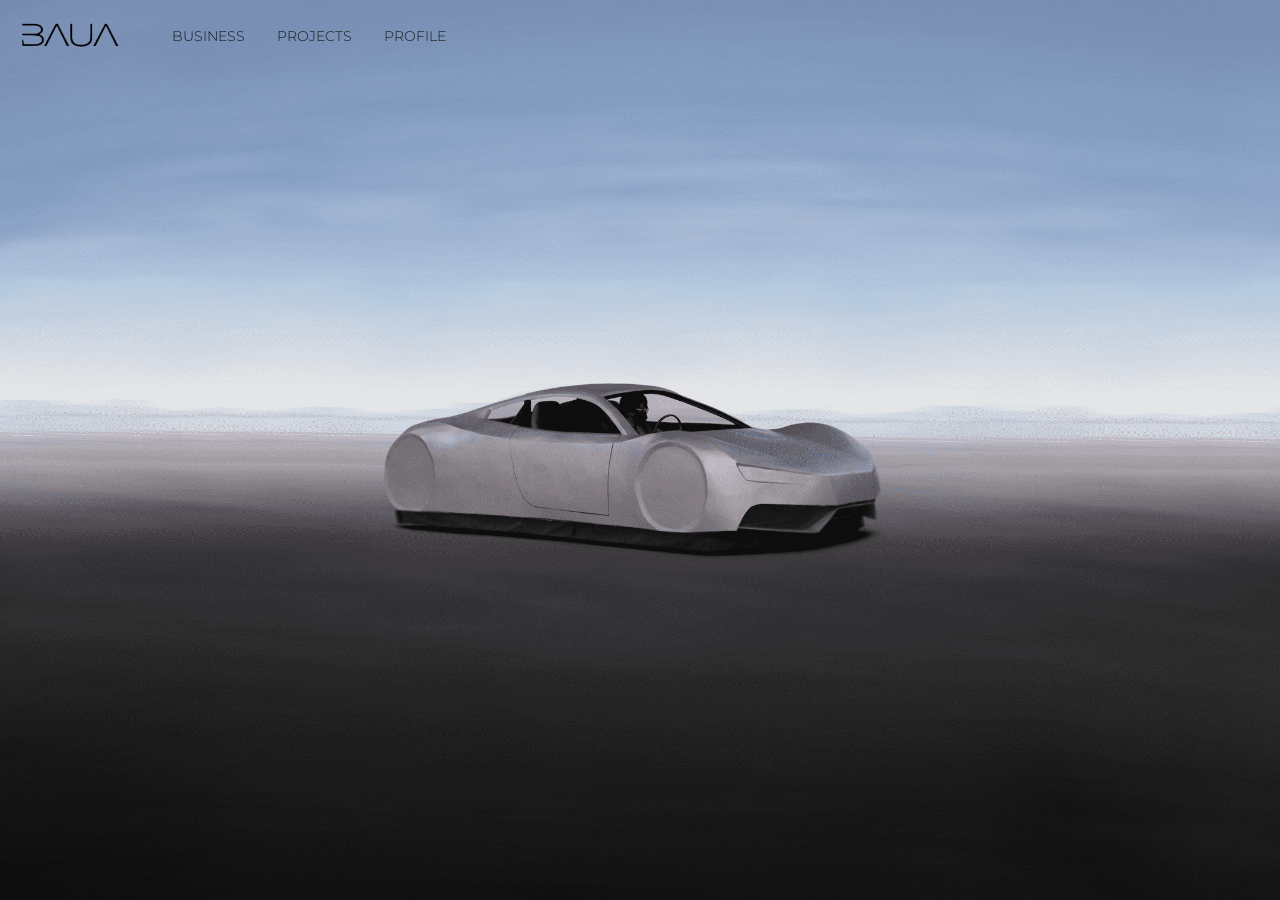
<file: index.html>
<!DOCTYPE html>
<html lang="en">
<head>
    <meta charset="UTF-8">
    <meta http-equiv="X-UA-Compatible" content="IE=edge">
    <meta name="viewport" content="width=device-width, initial-scale=1.0">
    <title>Portfolio | Bernardo Urriza</title>
    <link rel="apple-touch-icon" sizes="180x180" href="./icons/apple-touch-icon.png">
    <link rel="icon" type="image/png" sizes="32x32" href="./icons/favicon-32x32.png">
    <link rel="icon" type="image/png" sizes="16x16" href="./icons/favicon-16x16.png">
    <link rel="preconnect" href="https://fonts.googleapis.com">
    <link rel="preconnect" href="https://fonts.gstatic.com" crossorigin>
    <link href="https://fonts.googleapis.com/css2?family=Montserrat:wght@300;400;500;700&display=swap" rel="stylesheet">
    <link rel="manifest" href="/site.webmanifest">
    <link rel="stylesheet" href="./index.css">
</head>
<body>
    <header>
        <nav class="main-navigation transparent main-navigation--absolute">
            <div class="navigation-logo">
                <a href="/" class="anchor-no-decoration">
                    <img src="./icons/baua_logo.png" alt="BAUA" width="100" />
                </a>
            </div>
<!-- Business, Projects, Jobs, Hobbies, Profile-->
<!-- Add research and social nets-->

            <ul class="flex navigation-list-h">
                <li>
                    <a href="/business" class="anchor-no-decoration main-navigation-link">
                        <span>Business</span>
                    </a>
                </li>
                <li>
                    <a href="/projects" class="anchor-no-decoration main-navigation-link">
                        <span>Projects</span>
                    </a>
                </li>
                <li>
                    <a href="/profile" class="anchor-no-decoration main-navigation-link">
                        <span>Profile</span>
                    </a>
                </li>
            </ul>
            <button type="button" class="navigation-menu-link">
                <span class="tds-site-nav-item-text">Menú</span>
            </button>
        </nav>
    </header>
    <dialog class="side-menu">
        <div class="side-menu-actions">
            <button class="side-menu--close">
                <svg class="side-menu--close-icon" viewBox="0 0 30 30" xmlns="http://www.w3.org/2000/svg"><g stroke="#171a20" stroke-width="1.5" stroke-linecap="round"><line x1="10" y1="10" x2="20" y2="20"></line><line x1="20" y1="10" x2="10" y2="20"></line></g></svg>
            </button>
        </div>
        <ul class="side-menu-links">
            <li class="side-menu-link-nav">
                <a href="/business" class="anchor-no-decoration">
                    <span>Business</span>
                </a>
            </li>
            <li class="side-menu-link-nav">
                <a href="/projects" class="anchor-no-decoration">
                    <span>Projects</span>
                </a>
            </li>
            <li class="side-menu-link-nav">
                <a href="/profile" class="anchor-no-decoration">
                    <span>Profile</span>
                </a>
            </li>
        </ul>
    </dialog>
    <section class="header-banner">
        <picture>
            <source srcset="./images/marki600x1300.png"
                    media="(max-width: 767px)">
            <source srcset="./images/marki600x1300.png"
                    media="(min-width: 768px) and (orientation:portrait)">
            <source srcset="./images/marki2158x1798.png"
                    media="(min-width: 768px)">
            <img src="./images/marki2158x1798.png" alt="Mark I" />
        </picture>
    </section>
    <script src="./index.js"></script>
</body>
</html>
</file>
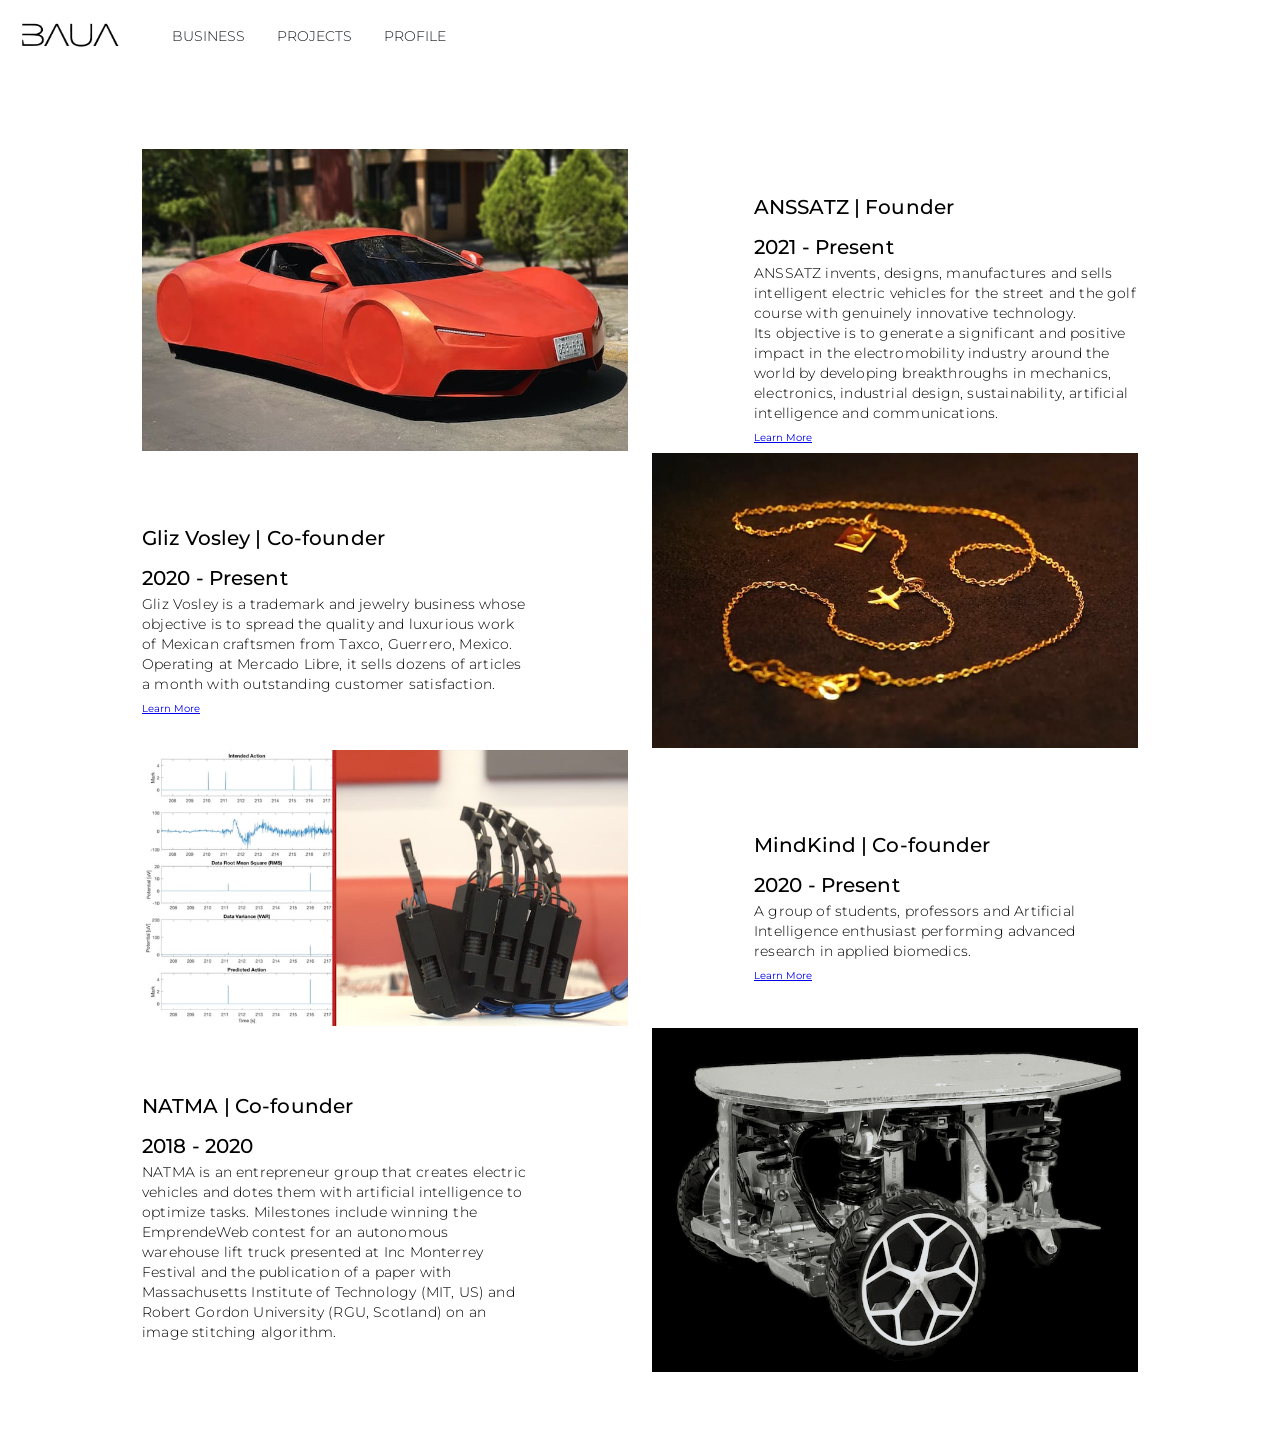
<file: business.html>
<!DOCTYPE html>
<html lang="en">
<head>
    <meta charset="UTF-8">
    <meta http-equiv="X-UA-Compatible" content="IE=edge">
    <meta name="viewport" content="width=device-width, initial-scale=1.0">
    <title>Business | Bernardo Urriza</title>
    <link rel="apple-touch-icon" sizes="180x180" href="./icons/apple-touch-icon.png">
    <link rel="icon" type="image/png" sizes="32x32" href="./icons/favicon-32x32.png">
    <link rel="icon" type="image/png" sizes="16x16" href="./icons/favicon-16x16.png">
    <link rel="preconnect" href="https://fonts.googleapis.com">
    <link rel="preconnect" href="https://fonts.gstatic.com" crossorigin>
    <link href="https://fonts.googleapis.com/css2?family=Montserrat:wght@300;400;500;700&display=swap" rel="stylesheet">
    <link rel="manifest" href="/site.webmanifest">
    <link rel="stylesheet" href="./index.css">
</head>
<body>
    <header>
        <nav class="main-navigation transparent main-navigation--absolute">
            <div class="navigation-logo">
                <a href="/" class="anchor-no-decoration">
                    <img src="./icons/baua_logo.png" alt="BAUA" width="100" />
                </a>
            </div>
            <ul class="flex navigation-list-h">
                <li>
                    <a href="/business" class="anchor-no-decoration main-navigation-link">
                        <span>Business</span>
                    </a>
                </li>
                <li>
                    <a href="/projects" class="anchor-no-decoration main-navigation-link">
                        <span>Projects</span>
                    </a>
                </li>
                <li>
                    <a href="/profile" class="anchor-no-decoration main-navigation-link">
                        <span>Profile</span>
                    </a>
                </li>
            </ul>
            <button type="button" class="navigation-menu-link">
                <span class="tds-site-nav-item-text">Menú</span>
            </button>
        </nav>
    </header>
    <dialog class="side-menu">
        <div class="side-menu-actions">
            <button class="side-menu--close">
                <svg class="side-menu--close-icon" viewBox="0 0 30 30" xmlns="http://www.w3.org/2000/svg"><g stroke="#171a20" stroke-width="1.5" stroke-linecap="round"><line x1="10" y1="10" x2="20" y2="20"></line><line x1="20" y1="10" x2="10" y2="20"></line></g></svg>
            </button>
        </div>
        <ul class="side-menu-links">
            <li class="side-menu-link-nav">
                <a href="/business" class="anchor-no-decoration">
                    <span>Business</span>
                </a>
            </li>
            <li class="side-menu-link-nav">
                <a href="/projects" class="anchor-no-decoration">
                    <span>Projects</span>
                </a>
            </li>
            <li class="side-menu-link-nav">
                <a href="/profile" class="anchor-no-decoration">
                    <span>Profile</span>
                </a>
            </li>
        </ul>
    </dialog>
    <!--
    <section class="header-banner">
        <div class="header-description">
            <h1>ANSSATZ</h1>
            <h2>MARK I</h2>
        </div>
        <picture>
            <source srcset="./images/mark-i.png"
                    media="(max-width: 767px)">
            <source srcset="./images/mark-i.png"
                    media="(min-width: 768px) and (orientation:portrait)">
            <source srcset="./images/mark-i.png"
                    media="(min-width: 768px)">
            <img src="./images/mark-i.png" alt="Mark I" />
        </picture>
    </section>
    -->

    <header class="mark-1-header">
        <div></div>
    </header>

    <section class="model-showcase-container">
        <div class="model-showcase-item">
            <div class="model-showcase-main">
                <a href="https://anssatz.com/"><img class="model-showcase-main-image" src="./images/anssatz.jpg" alt="ANSSATZ"></a>
            </div>
            <div class="model-showcase-aside">
                <h4 class="h6 color-inherit">ANSSATZ | Founder</h4>
                <h5 class="h6 color-inherit">2021 - Present</h5>
                <p class="body2 color-inherit">ANSSATZ invents, designs, manufactures and sells intelligent electric vehicles for the street and the golf course with genuinely innovative technology.</p>
                <p class="body2 color-inherit">Its objective is to generate a significant and positive impact in the electromobility industry around the world by developing breakthroughs in mechanics, electronics, industrial design, sustainability, artificial intelligence and communications.</p>
                <br>
                <p><a href="https://anssatz.com/">Learn More</a></p>
            </div>
        </div>
        <div class="model-showcase-item-reverse">
            <div class="model-showcase-main">
                <a href="https://tienda.mercadolibre.com.mx/gliz-vosley"><img class="model-showcase-main-image" src="./images/gliz_vosley.jpg" alt="Gliz Vosley"></a>
            </div>
            <div class="model-showcase-aside">
                <h4 class="h6 color-inherit">Gliz Vosley | Co-founder</h4>
                <h5 class="h6 color-inherit">2020 - Present</h5>
                <p class="body2 color-inherit">Gliz Vosley is a trademark and jewelry business whose objective is to spread the quality and luxurious work of Mexican craftsmen from Taxco, Guerrero, Mexico. Operating at Mercado Libre, it sells dozens of articles a month with outstanding customer satisfaction.</p>
                <br>
                <p><a href="https://tienda.mercadolibre.com.mx/gliz-vosley">Learn More</a></p>
            </div>
        </div>
        <div class="model-showcase-item">
            <div class="model-showcase-main">
                <a href="https://www.linkedin.com/company/mindkindai/"><img class="model-showcase-main-image" src="./images/mindkind.jpg" alt="MindKind"></a>
            </div>
            <div class="model-showcase-aside">
                <h4 class="h6 color-inherit">MindKind | Co-founder</h4>
                <h5 class="h6 color-inherit">2020 - Present</h5>
                <p class="body2 color-inherit">A group of students, professors and Artificial Intelligence enthusiast performing advanced research in applied biomedics.</p>
                <br>
                <p><a href="https://www.linkedin.com/company/mindkindai/">Learn More</a></p>
            </div>
        </div>
        <div class="model-showcase-item-reverse">
            <div class="model-showcase-main">
                <img class="model-showcase-main-image" src="./images/natma.jpg" alt="NATMA">
            </div>
            <div class="model-showcase-aside">
                <h4 class="h6 color-inherit">NATMA | Co-founder</h4>
                <h5 class="h6 color-inherit">2018 - 2020</h5>
                <p class="body2 color-inherit">NATMA is an entrepreneur group that creates electric vehicles and dotes them with artificial intelligence to optimize tasks. Milestones include winning the EmprendeWeb contest for an autonomous warehouse lift truck presented at Inc Monterrey Festival and the publication of a paper with Massachusetts Institute of Technology (MIT, US) and Robert Gordon University (RGU, Scotland) on an image stitching algorithm.</p>
            </div>
        </div>
    </section>
    <script src="./index.js"></script>
</body>
</html>
</file>
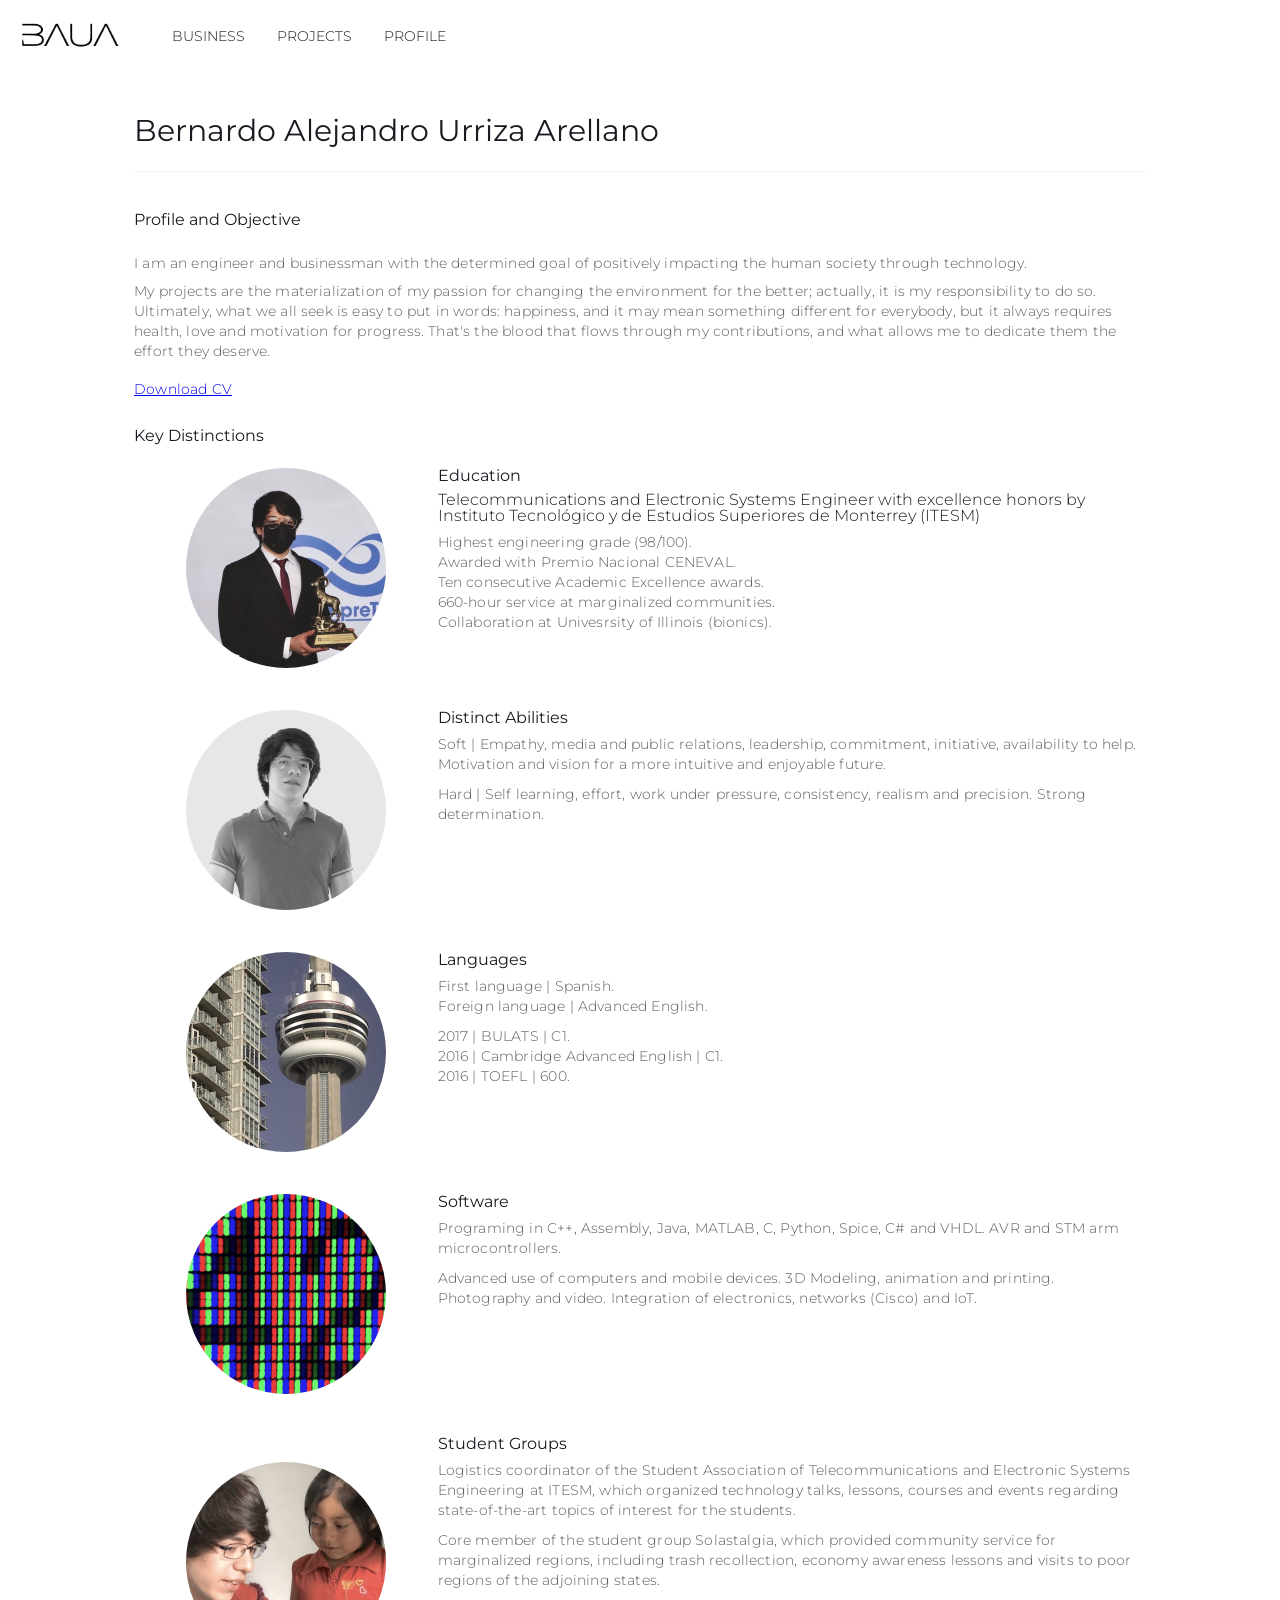
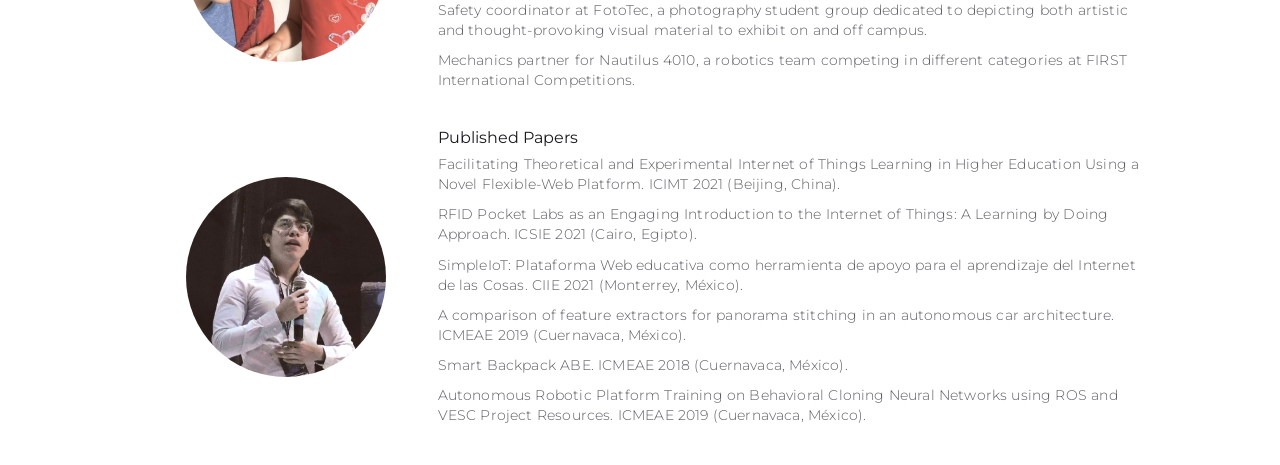
<file: profile.html>
<!DOCTYPE html>
<html lang="en">
<head>
    <meta charset="UTF-8">
    <meta http-equiv="X-UA-Compatible" content="IE=edge">
    <meta name="viewport" content="width=device-width, initial-scale=1.0">
    <title>Profile | Bernardo Urriza</title>
    <link rel="apple-touch-icon" sizes="180x180" href="./icons/apple-touch-icon.png">
    <link rel="icon" type="image/png" sizes="32x32" href="./icons/favicon-32x32.png">
    <link rel="icon" type="image/png" sizes="16x16" href="./icons/favicon-16x16.png">
    <link rel="preconnect" href="https://fonts.googleapis.com">
    <link rel="preconnect" href="https://fonts.gstatic.com" crossorigin>
    <link href="https://fonts.googleapis.com/css2?family=Montserrat:wght@300;400;600;700&display=swap" rel="stylesheet">
    <link rel="manifest" href="/site.webmanifest">
    <link rel="stylesheet" href="./index.css">
</head>
<body>
    <header>
        <nav class="main-navigation">
            <div class="navigation-logo">
                <a href="/" class="anchor-no-decoration">
                    <img src="./icons/baua_logo.png" alt="BAUA" width="100" />
                </a>
            </div>
            <ul class="flex navigation-list-h">
                <li>
                    <a href="/business" class="anchor-no-decoration main-navigation-link">
                        <span>Business</span>
                    </a>
                </li>
                <li>
                    <a href="/projects" class="anchor-no-decoration main-navigation-link">
                        <span>Projects</span>
                    </a>
                </li>
                <li>
                    <a href="/profile" class="anchor-no-decoration main-navigation-link">
                        <span>Profile</span>
                    </a>
                </li>
            </ul>
            <button type="button" class="navigation-menu-link">
                <span class="tds-site-nav-item-text">Menú</span>
            </button>
        </nav>
    </header>
    <dialog class="side-menu">
        <div class="side-menu-actions">
            <button class="side-menu--close">
                <svg class="side-menu--close-icon" viewBox="0 0 30 30" xmlns="http://www.w3.org/2000/svg"><g stroke="#171a20" stroke-width="1.5" stroke-linecap="round"><line x1="10" y1="10" x2="20" y2="20"></line><line x1="20" y1="10" x2="10" y2="20"></line></g></svg>
            </button>
        </div>
        <ul class="side-menu-links">
            <li class="side-menu-link-nav">
                <a href="/business" class="anchor-no-decoration">
                    <span>Business</span>
                </a>
            </li>
            <li class="side-menu-link-nav">
                <a href="/projects" class="anchor-no-decoration">
                    <span>Projects</span>
                </a>
            </li>
            <li class="side-menu-link-nav">
                <a href="/profile" class="anchor-no-decoration">
                    <span>Profile</span>
                </a>
            </li>
        </ul>
    </dialog>
    <header class="contact-header">
        <div class="container">
            <h1>Bernardo Alejandro Urriza Arellano</h1>
        </div>
    </header>
    <section class="container mb-s">
        <h2 class="subtitle1 gutter-bottom-subtitle">Profile and Objective</h2>
        <p class="body2 mb-xxs">I am an engineer and businessman with the determined goal of positively impacting the human society through technology. </p>
        <p class="body2 mb-xxs">My projects are the materialization of my passion for changing the environment for the better; actually, it is my responsibility to do so. Ultimately, what we all seek is easy to put in words: happiness, and it may mean something different for everybody, but it always requires health, love and motivation for progress. That's the blood that flows through my contributions, and what allows me to dedicate them the effort they deserve.</p>
        <br>
        <p class="body2 mb-xxs"><a href="/cv.pdf">Download CV</a></p>
    </section>
    <section class="container">
        <h2 class="subtitle1 gutter-bottom-subtitle">Key Distinctions</h2>
        <div class="flex founder-banner">
            <div class="founder-banner-avatar">
                <div>
                    <img src="./images/education.jpg" alt="Bernardo Urriza profile">
                </div>
                <div></div>
            </div>
            <div class="founder-banner-description">
                <h3>Education</h3>
                <h4>Telecommunications and Electronic Systems Engineer with excellence honors by Instituto Tecnológico y de Estudios Superiores de Monterrey (ITESM)</h4>
                <p class="body2">Highest engineering grade (98/100).</p>
                <p class="body2">Awarded with Premio Nacional CENEVAL.</p>
                <p class="body2">Ten consecutive Academic Excellence awards.</p>
                <p class="body2">660-hour service at marginalized communities.</p>
                <p class="body2">Collaboration at Univesrsity of Illinois (bionics).</p>
            </div>
        </div>
        <div class="flex founder-banner">
            <div class="founder-banner-avatar">
                <div>
                    <img src="./images/bernardo.jpg" alt="Bernardo Urriza profile">
                </div>
                <div></div>
            </div>
            <div class="founder-banner-description">
                <h3>Distinct Abilities</h3>
                <!-- <h4>Co-fundador</h4> -->
                <p class="body2">Soft | Empathy, media and public relations, leadership, commitment, initiative, availability to help. Motivation and vision for a more intuitive and enjoyable future.</p>
                <br>
                <p class="body2">Hard | Self learning, effort, work under pressure, consistency, realism and precision. Strong determination.</p>
            </div>
        </div>
        <div class="flex founder-banner">
            <div class="founder-banner-avatar">
                <div>
                    <img src="./images/languages.jpg" alt="Bernardo Urriza profile">
                </div>
                <div></div>
            </div>
            <div class="founder-banner-description">
                <h3>Languages</h3>
                <!-- <h4>Co-fundador</h4> -->
                <p class="body2">First language | Spanish.</p>
                <p class="body2">Foreign language | Advanced English.</p>
                <br>
                <p class="body2">2017 | BULATS | C1.</p>
                <p class="body2">2016 | Cambridge Advanced English | C1.</p>
                <p class="body2">2016 | TOEFL | 600.</p>
            </div>
        </div>

        <div class="flex founder-banner">
            <div class="founder-banner-avatar">
                <div>
                    <img src="./images/software.jpg" alt="Bernardo Urriza profile">
                </div>
                <div></div>
            </div>
            <div class="founder-banner-description">
                <h3>Software</h3>
                <!-- <h4>Co-fundador</h4> -->
                <p class="body2">Programing in C++, Assembly, Java, MATLAB, C, Python, Spice, C# and VHDL. AVR and STM arm microcontrollers.</p>
                <br>
                <p class="body2">Advanced use of computers and mobile devices. 3D Modeling, animation and printing. Photography and video. Integration of electronics, networks (Cisco) and IoT.</p>
            </div>
        </div>

        <div class="flex founder-banner">
            <div class="founder-banner-avatar">
                <div>
                    <img src="./images/groups.jpg" alt="Student Groups">
                </div>
                <div></div>
            </div>
            <div class="founder-banner-description">
                <h3>Student Groups</h3>
                <!-- <h4>Co-fundador</h4> -->
                <p class="body2">Logistics coordinator of the Student Association of Telecommunications and Electronic Systems Engineering at ITESM, which organized technology talks, lessons, courses and events regarding state-of-the-art topics of interest for the students.</p>
                <br>
                <p class="body2">Core member of the student group Solastalgia, which provided community service for marginalized regions, including trash recollection, economy awareness lessons and visits to poor regions of the adjoining states.</p>
                <br>
                <p class="body2">Safety coordinator at FotoTec, a photography student group dedicated to depicting both artistic and thought-provoking visual material to exhibit on and off campus.</p>
                <br>
                <p class="body2">Mechanics partner for Nautilus 4010, a robotics team competing in different categories at FIRST International Competitions.</p>
            </div>
        </div>

        <div class="flex founder-banner">
            <div class="founder-banner-avatar">
                <div>
                    <img src="./images/papers.jpg" alt="Published papers">
                </div>
                <div></div>
            </div>
            <div class="founder-banner-description">
                <h3>Published Papers</h3>
                <!-- <h4>Co-fundador</h4> -->
                <p class="body2">Facilitating Theoretical and Experimental Internet of Things Learning in Higher Education Using a Novel Flexible-Web Platform. ICIMT 2021 (Beijing, China).</p>
                <br>
                <p class="body2">RFID Pocket Labs as an Engaging Introduction to the Internet of Things: A Learning by Doing Approach. ICSIE 2021 (Cairo, Egipto).</p>
                <br>
                <p class="body2">SimpleIoT: Plataforma Web educativa como herramienta de apoyo para el aprendizaje del Internet de las Cosas. CIIE 2021 (Monterrey, México).</p>
                <br>
                <p class="body2">A comparison of feature extractors for panorama stitching in an autonomous car architecture. ICMEAE 2019 (Cuernavaca, México).</p>
                <br>
                <p class="body2">Smart Backpack ABE. ICMEAE 2018 (Cuernavaca, México).</p>
                <br>
                <p class="body2">
Autonomous Robotic Platform Training on Behavioral Cloning Neural Networks using ROS and VESC Project Resources. ICMEAE 2019 (Cuernavaca, México).</p>
            </div>
        </div>


    </section>
    <script src="./index.js"></script>
</body>
</html>
</file>
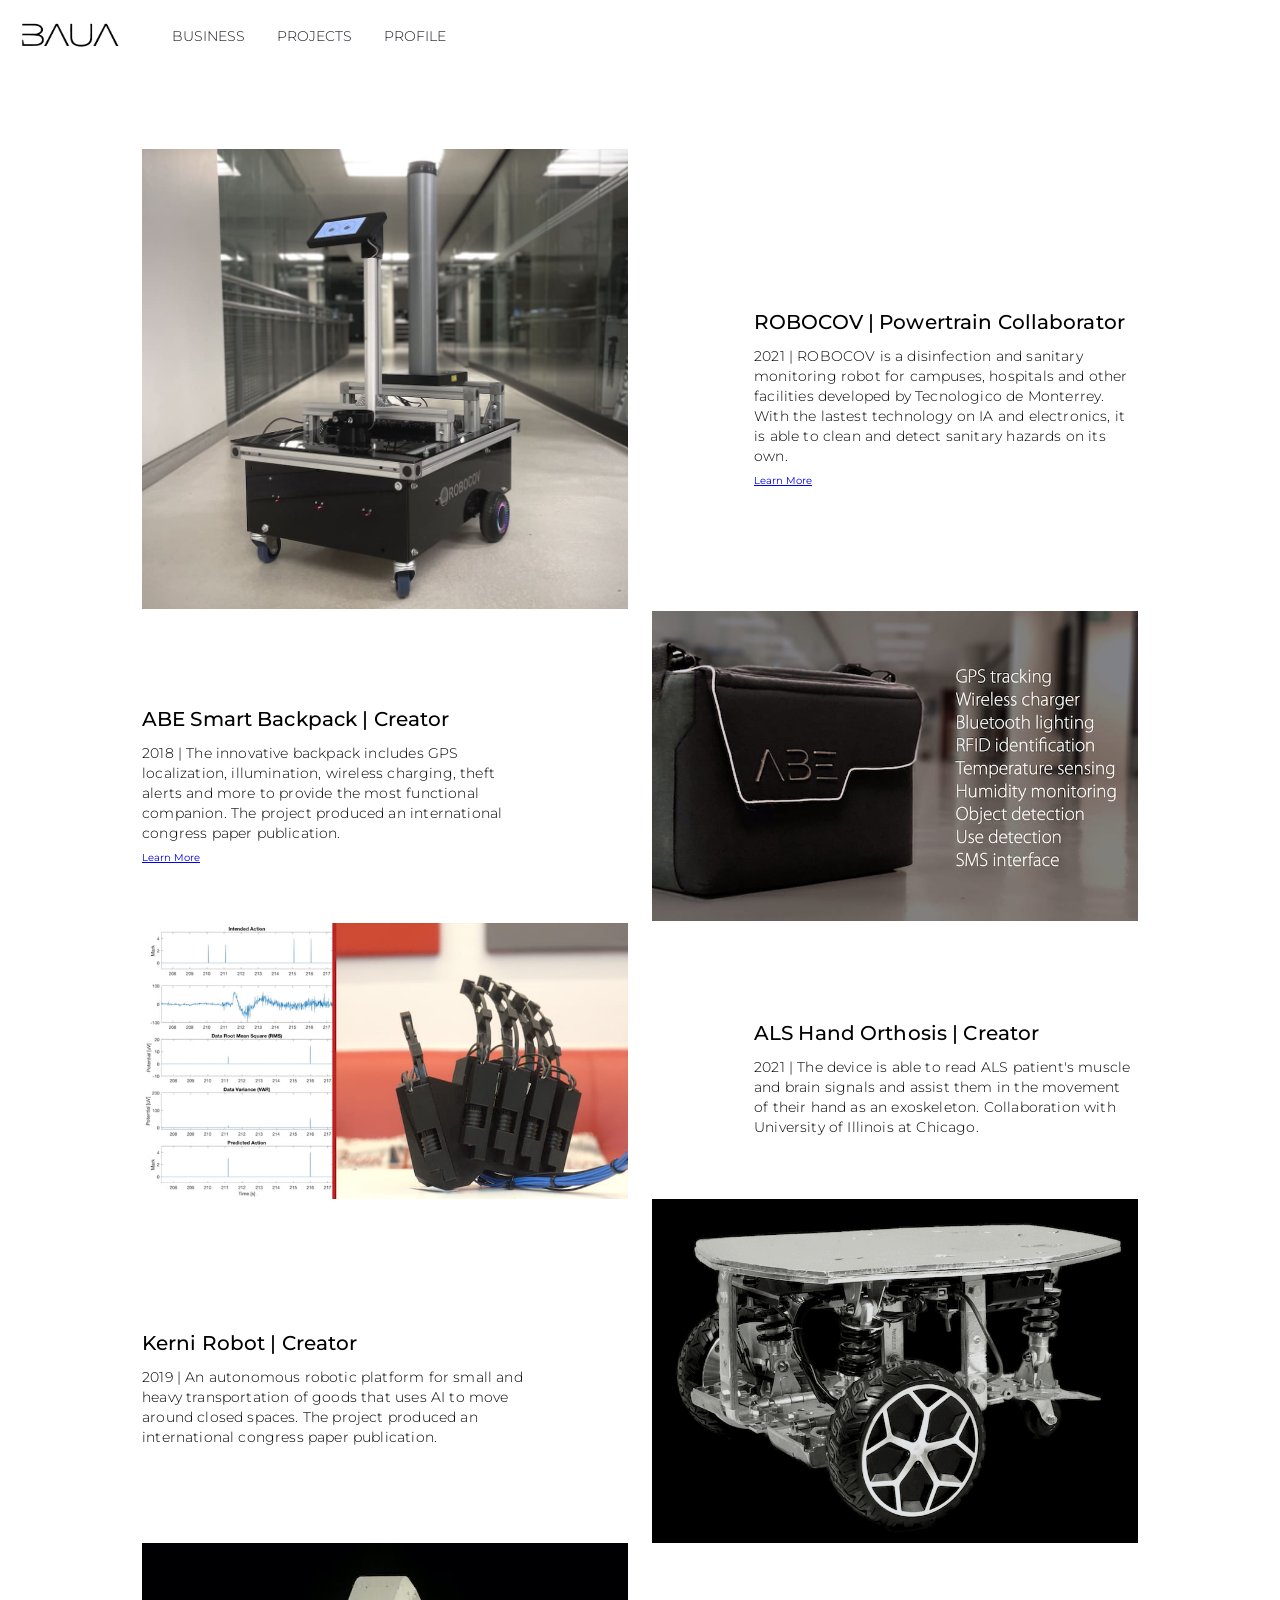
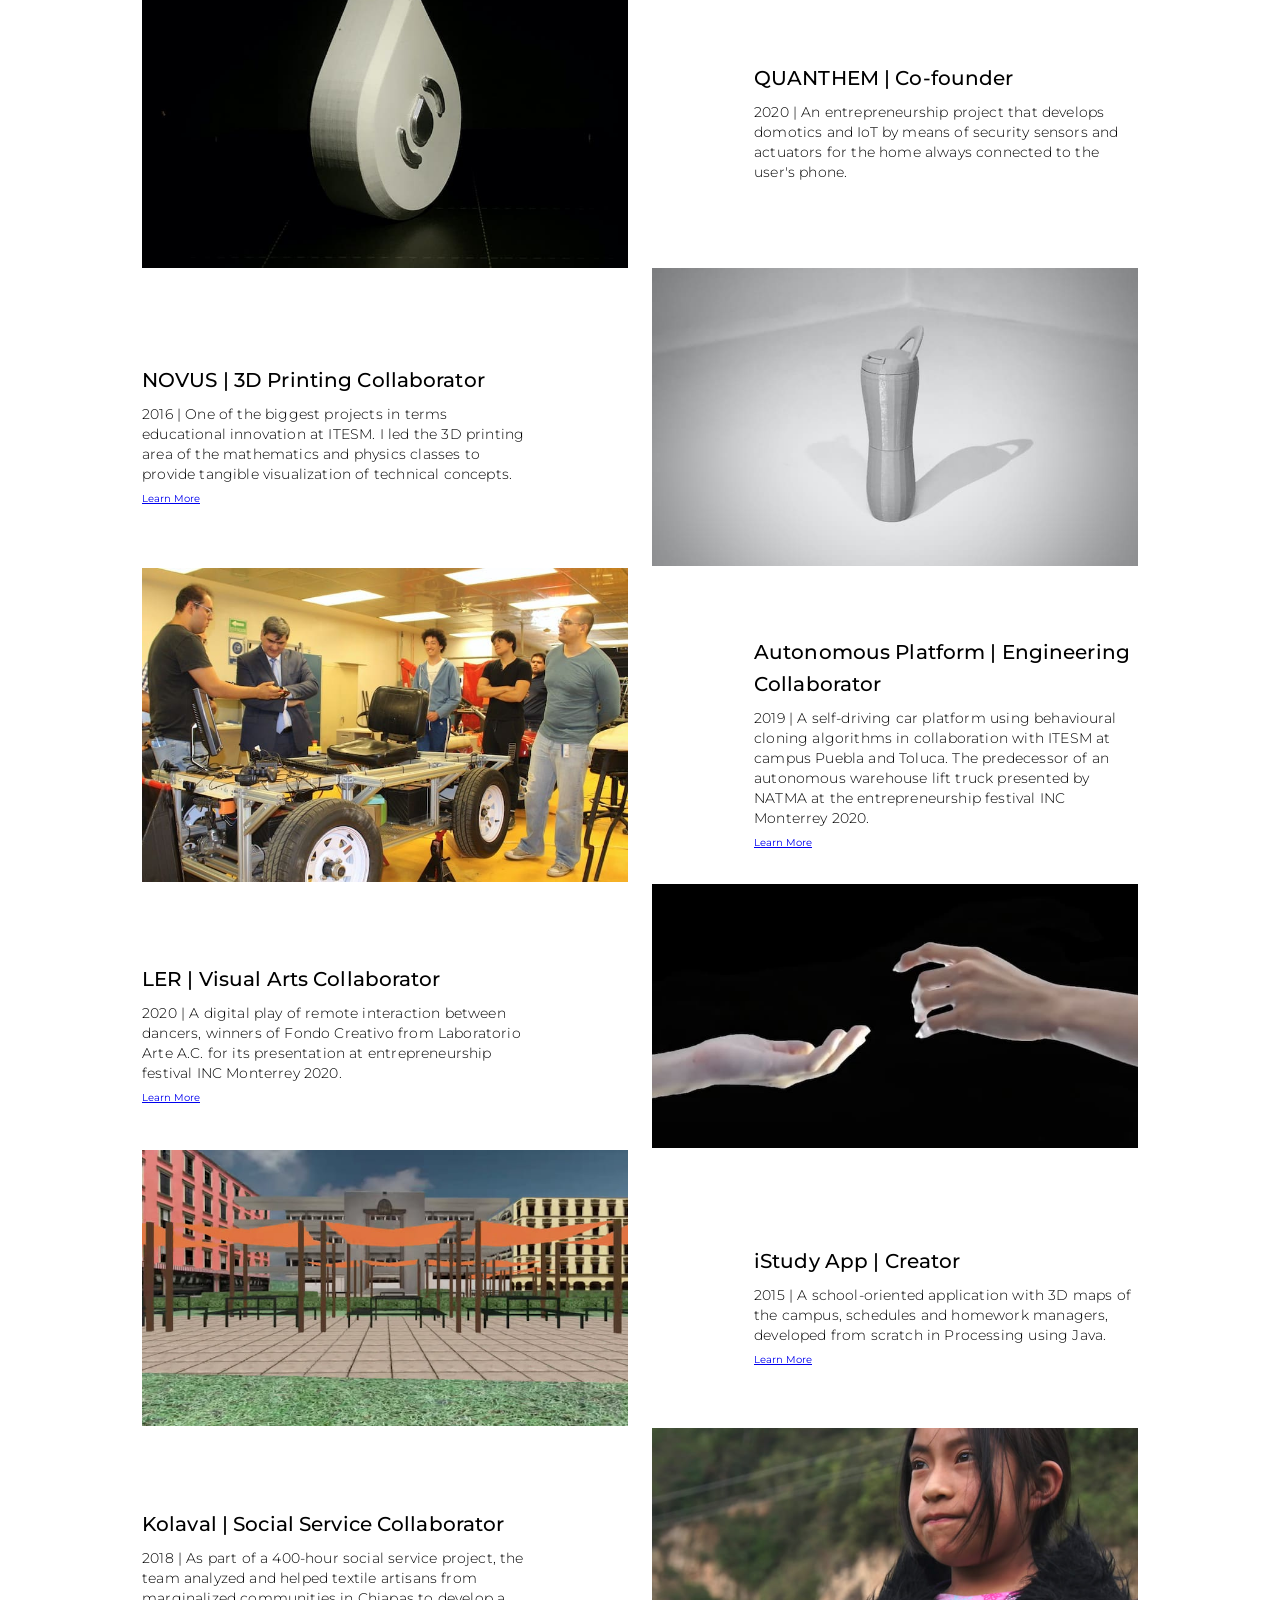
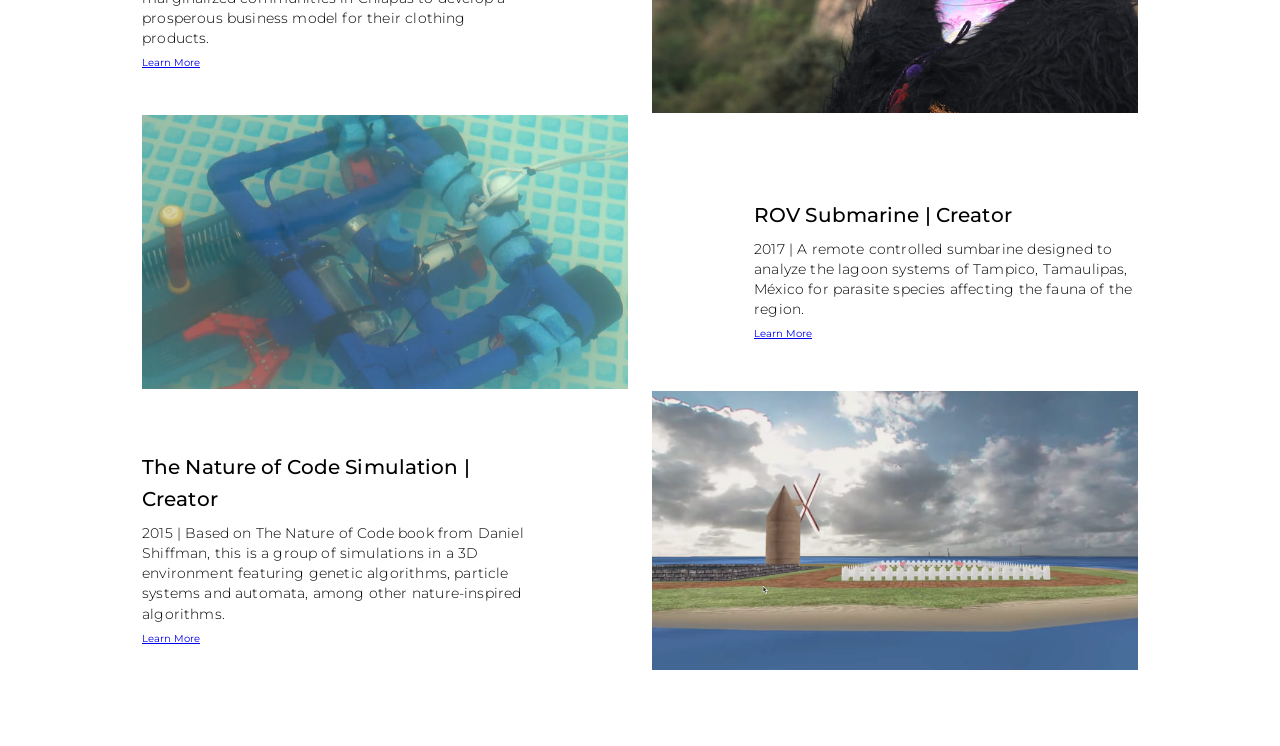
<file: projects.html>
<!DOCTYPE html>
<html lang="en">
<head>
    <meta charset="UTF-8">
    <meta http-equiv="X-UA-Compatible" content="IE=edge">
    <meta name="viewport" content="width=device-width, initial-scale=1.0">
    <title>Projects | Bernardo Urriza</title>
    <link rel="apple-touch-icon" sizes="180x180" href="./icons/apple-touch-icon.png">
    <link rel="icon" type="image/png" sizes="32x32" href="./icons/favicon-32x32.png">
    <link rel="icon" type="image/png" sizes="16x16" href="./icons/favicon-16x16.png">
    <link rel="preconnect" href="https://fonts.googleapis.com">
    <link rel="preconnect" href="https://fonts.gstatic.com" crossorigin>
    <link href="https://fonts.googleapis.com/css2?family=Montserrat:wght@300;400;500;700&display=swap" rel="stylesheet">
    <link rel="manifest" href="/site.webmanifest">
    <link rel="stylesheet" href="./index.css">
</head>
<body>
    <header>
        <nav class="main-navigation transparent main-navigation--absolute">
            <div class="navigation-logo">
                <a href="/" class="anchor-no-decoration">
                    <img src="./icons/baua_logo.png" alt="BAUA" width="100" />
                </a>
            </div>
            <ul class="flex navigation-list-h">
                <li>
                    <a href="/business" class="anchor-no-decoration main-navigation-link">
                        <span>Business</span>
                    </a>
                </li>
                <li>
                    <a href="/projects" class="anchor-no-decoration main-navigation-link">
                        <span>Projects</span>
                    </a>
                </li>
                <li>
                    <a href="/profile" class="anchor-no-decoration main-navigation-link">
                        <span>Profile</span>
                    </a>
                </li>
            </ul>
            <button type="button" class="navigation-menu-link">
                <span class="tds-site-nav-item-text">Menú</span>
            </button>
        </nav>
    </header>
    <dialog class="side-menu">
        <div class="side-menu-actions">
            <button class="side-menu--close">
                <svg class="side-menu--close-icon" viewBox="0 0 30 30" xmlns="http://www.w3.org/2000/svg"><g stroke="#171a20" stroke-width="1.5" stroke-linecap="round"><line x1="10" y1="10" x2="20" y2="20"></line><line x1="20" y1="10" x2="10" y2="20"></line></g></svg>
            </button>
        </div>
        <ul class="side-menu-links">
            <li class="side-menu-link-nav">
                <a href="/business" class="anchor-no-decoration">
                    <span>Business</span>
                </a>
            </li>
            <li class="side-menu-link-nav">
                <a href="/projects" class="anchor-no-decoration">
                    <span>Projects</span>
                </a>
            </li>
            <li class="side-menu-link-nav">
                <a href="/profile" class="anchor-no-decoration">
                    <span>Profile</span>
                </a>
            </li>
        </ul>
    </dialog>


    <header class="mark-1-header">
        <div></div>
    </header>
<!--
    <div class="iframe-container">
      <iframe src="https://www.youtube.com/embed/KO_Lju3fk94?vq=hd1080&autoplay=1&loop=1&rel=0&color=white&playlist=KO_Lju3fk94&cc_load_policy=0&controls=1&iv_load_policy==3&modestbranding=1&showinfo=0" width="560" height="315" title="ANSSATZ | Our Promise" frameborder="0" allowfullscreen></iframe>
    </div>
-->
    <section class="model-showcase-container">
        <div class="model-showcase-item">
            <div class="model-showcase-main">
                <a href="https://conecta.tec.mx/es/noticias/ciudad-de-mexico/investigacion/robocov-el-robot-que-ayudara-en-la-lucha-contra-el-covid-19"><img class="model-showcase-main-image" src="./images/robocov.jpg" alt="ROBOCOV"></a>
            </div>
            <div class="model-showcase-aside">
                <h4 class="h6 color-inherit">ROBOCOV | Powertrain Collaborator</h4>
                <p class="body2 color-inherit">2021 | ROBOCOV is a disinfection and sanitary monitoring robot for campuses, hospitals and other facilities developed by Tecnologico de Monterrey. With the lastest technology on IA and electronics, it is able to clean and detect sanitary hazards on its own.</p>
                <br>
                <p><a href="https://conecta.tec.mx/es/noticias/ciudad-de-mexico/investigacion/robocov-el-robot-que-ayudara-en-la-lucha-contra-el-covid-19">Learn More</a></p>
                <!--https://conecta.tec.mx/es/noticias/ciudad-de-mexico/investigacion/robocov-el-robot-que-ayudara-en-la-lucha-contra-el-covid-19-->
            </div>
        </div>
        <div class="model-showcase-item-reverse">
            <div class="model-showcase-main">
                <a href="https://conecta.tec.mx/es/noticias/ciudad-de-mexico/educacion/conoce-abe-la-mochila-inteligente"><img class="model-showcase-main-image" src="./images/backpack.jpg" alt="Backpack"></a>
            </div>
            <div class="model-showcase-aside">
                <h4 class="h6 color-inherit">ABE Smart Backpack | Creator</h4>
                <p class="body2 color-inherit">2018 | The innovative backpack includes GPS localization, illumination, wireless charging, theft alerts and more to provide the most functional companion. The project produced an international congress paper publication.</p>
                <br>
                <p><a href="https://conecta.tec.mx/es/noticias/ciudad-de-mexico/educacion/conoce-abe-la-mochila-inteligente">Learn More</a></p>
                <!--https://conecta.tec.mx/es/noticias/ciudad-de-mexico/educacion/conoce-abe-la-mochila-inteligente-->
            </div>
        </div>
        <div class="model-showcase-item">
            <div class="model-showcase-main">
                <img class="model-showcase-main-image" src="./images/mindkind.jpg" alt="ALS Hand Orthosis">
            </div>
            <div class="model-showcase-aside">
                <h4 class="h6 color-inherit">ALS Hand Orthosis | Creator </h4>
                <p class="body2 color-inherit">2021 | The device is able to read ALS patient's muscle and brain signals and assist them in the movement of their hand as an exoskeleton. Collaboration with University of Illinois at Chicago.</p>
            </div>
        </div>
        <div class="model-showcase-item-reverse">
            <div class="model-showcase-main">
                <img class="model-showcase-main-image" src="./images/natma.jpg" alt="Kerni Robot">
            </div>
            <div class="model-showcase-aside">
                <h4 class="h6 color-inherit">Kerni Robot | Creator</h4>
                <p class="body2 color-inherit">2019 | An autonomous robotic platform for small and heavy transportation of goods that uses AI to move around closed spaces. The project produced an international congress paper publication.</p>
            </div>
        </div>
        <div class="model-showcase-item">
            <div class="model-showcase-main">
                <img class="model-showcase-main-image" src="./images/quanthem.jpg" alt="QUANTHEM">
            </div>
            <div class="model-showcase-aside">
                <h4 class="h6 color-inherit">QUANTHEM | Co-founder</h4>
                <p class="body2 color-inherit">2020 | An entrepreneurship project that develops domotics and IoT by means of security sensors and actuators for the home always connected to the user's phone.</p>
            </div>
        </div>
        <div class="model-showcase-item-reverse">
            <div class="model-showcase-main">
                <a href="https://novus.tec.mx/es"><img class="model-showcase-main-image" src="./images/novus.jpg" alt="NOVUS"></a>
            </div>
            <div class="model-showcase-aside">
                <h4 class="h6 color-inherit">NOVUS | 3D Printing Collaborator</h4>
                <p class="body2 color-inherit">2016 | One of the biggest projects in terms educational innovation at ITESM. I led the 3D printing area of the mathematics and physics classes to provide tangible visualization of technical concepts. </p>
                <br>
                <p><a href="https://novus.tec.mx/es">Learn More</a></p>
            </div>
        </div>
        <div class="model-showcase-item">
            <div class="model-showcase-main">
                <a href="https://tec.mx/es/noticias/nacional/investigacion/cansado-de-conducir-crean-carro-operado-por-inteligencia-artificial?&utm_source=facebook&utm_medium=social-media&utm_campaign=addtoany&fbclid=IwAR3hc77hH5M4SNJiyRPp-2Ht_FBSirfQHcPpIO101Y6WIOUxiyiTk2Nvq7A"><img class="model-showcase-main-image" src="./images/puebla.jpg" alt="Autonomous Platform"></a>
            </div>
            <div class="model-showcase-aside">
                <h4 class="h6 color-inherit">Autonomous Platform | Engineering Collaborator</h4>
                <p class="body2 color-inherit">2019 | A self-driving car platform using behavioural cloning algorithms in collaboration with ITESM at campus Puebla and Toluca. The predecessor of an autonomous warehouse lift truck presented by NATMA at the entrepreneurship festival INC Monterrey 2020.</p>
                <br>
                <p><a href="https://tec.mx/es/noticias/nacional/investigacion/cansado-de-conducir-crean-carro-operado-por-inteligencia-artificial?&utm_source=facebook&utm_medium=social-media&utm_campaign=addtoany&fbclid=IwAR3hc77hH5M4SNJiyRPp-2Ht_FBSirfQHcPpIO101Y6WIOUxiyiTk2Nvq7A">Learn More</a></p>
                <!-- https://tec.mx/es/noticias/nacional/investigacion/cansado-de-conducir-crean-carro-operado-por-inteligencia-artificial?&utm_source=facebook&utm_medium=social-media&utm_campaign=addtoany&fbclid=IwAR3hc77hH5M4SNJiyRPp-2Ht_FBSirfQHcPpIO101Y6WIOUxiyiTk2Nvq7A -->
            </div>
        </div>
        <div class="model-showcase-item-reverse">
            <div class="model-showcase-main">
                <a href="https://laboratoriodeescenaenred.neocities.org/"><img class="model-showcase-main-image" src="./images/ler.jpg" alt="LER"></a>
            </div>
            <div class="model-showcase-aside">
                <h4 class="h6 color-inherit">LER | Visual Arts Collaborator</h4>
                <p class="body2 color-inherit">2020 | A digital play of remote interaction between dancers, winners of Fondo Creativo from Laboratorio Arte A.C. for its presentation at entrepreneurship festival INC Monterrey 2020. </p>
                <br>
                <p><a href="https://laboratoriodeescenaenred.neocities.org/">Learn More</a></p>
                <!-- https://laboratoriodeescenaenred.neocities.org/ -->
            </div>
        </div>
        <div class="model-showcase-item">
            <div class="model-showcase-main">
                <a href="https://youtu.be/Q8dW6cDypfE"><img class="model-showcase-main-image" src="./images/istudy.jpg" alt="iStudy"></a>
            </div>
            <div class="model-showcase-aside">
                <h4 class="h6 color-inherit">iStudy App | Creator</h4>
                <p class="body2 color-inherit">2015 | A school-oriented application with 3D maps of the campus, schedules and homework managers, developed from scratch in Processing using Java.</p>
                <br>
                <p><a href="https://youtu.be/Q8dW6cDypfE">Learn More</a></p>
                <!-- https://youtu.be/Q8dW6cDypfE -->
            </div>
        </div>

        <div class="model-showcase-item-reverse">
            <div class="model-showcase-main">
                <a href="https://youtu.be/l7Up882dHPs"><img class="model-showcase-main-image" src="./images/kolaval.jpg" alt="iStudy"></a>
            </div>
            <div class="model-showcase-aside">
                <h4 class="h6 color-inherit">Kolaval | Social Service Collaborator</h4>
                <p class="body2 color-inherit">2018 | As part of a 400-hour social service project, the team analyzed and helped textile artisans from marginalized communities in Chiapas to develop a prosperous business model for their clothing products.</p>
                <br>
                <p><a href="https://youtu.be/l7Up882dHPs">Learn More</a></p>
                <!-- https://youtu.be/l7Up882dHPs -->
                <!-- https://conecta.tec.mx/es/noticias/chiapas/educacion/verano-de-innovacion-social-rompe-record-en-chiapas -->
            </div>
        </div>

        <div class="model-showcase-item">
            <div class="model-showcase-main">
                <a href="https://youtu.be/_UfKp7J7ZqY"><img class="model-showcase-main-image" src="./images/submarine.jpg" alt="ROV Submarine"></a>
            </div>
            <div class="model-showcase-aside">
                <h4 class="h6 color-inherit">ROV Submarine | Creator</h4>
                <p class="body2 color-inherit">2017 | A remote controlled sumbarine designed to analyze the lagoon systems of Tampico, Tamaulipas, México for parasite species affecting the fauna of the region.</p>
                <br>
                <p><a href="https://youtu.be/_UfKp7J7ZqY">Learn More</a></p>
            </div>
        </div>

        <div class="model-showcase-item-reverse">
            <div class="model-showcase-main">
                <a href="https://youtu.be/c323MvVQdZs"><img class="model-showcase-main-image" src="./images/ecosystem.jpg" alt="The Nature of Code Simulation"></a>
            </div>
            <div class="model-showcase-aside">
                <h4 class="h6 color-inherit">The Nature of Code Simulation | Creator</h4>
                <p class="body2 color-inherit">2015 | Based on The Nature of Code book from Daniel Shiffman, this is a group of simulations in a 3D environment featuring genetic algorithms, particle systems and automata, among other nature-inspired algorithms. </p>
                <br>
                <p><a href="https://youtu.be/c323MvVQdZs">Learn More</a></p>
            </div>
        </div>

    </section>
    <script src="./index.js"></script>
</body>
</html>
</file>
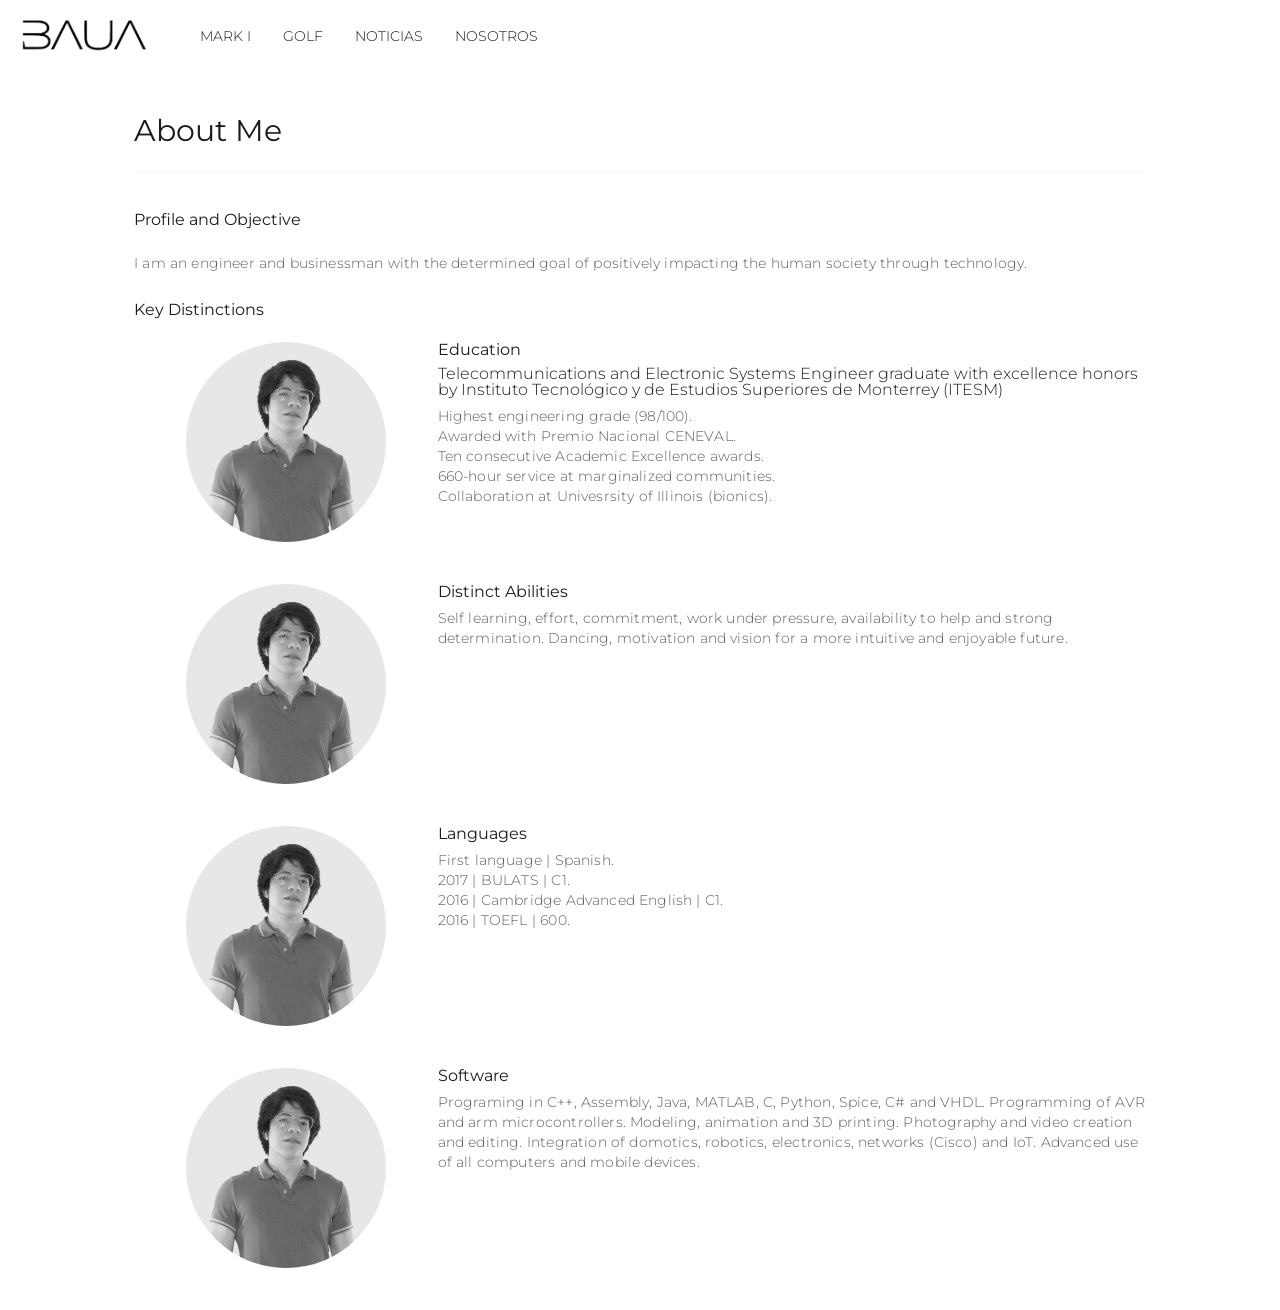
<file: us.html>
<!DOCTYPE html>
<html lang="en">
<head>
    <meta charset="UTF-8">
    <meta http-equiv="X-UA-Compatible" content="IE=edge">
    <meta name="viewport" content="width=device-width, initial-scale=1.0">
    <title>Nosotros | ANSSATZ</title>
    <link rel="apple-touch-icon" sizes="180x180" href="./icons/apple-touch-icon.png">
    <link rel="icon" type="image/png" sizes="32x32" href="./icons/favicon-32x32.png">
    <link rel="icon" type="image/png" sizes="16x16" href="./icons/favicon-16x16.png">
    <link rel="preconnect" href="https://fonts.googleapis.com">
    <link rel="preconnect" href="https://fonts.gstatic.com" crossorigin>
    <link href="https://fonts.googleapis.com/css2?family=Montserrat:wght@300;400;600;700&display=swap" rel="stylesheet">
    <link rel="manifest" href="/site.webmanifest">
    <link rel="stylesheet" href="./index.css">
</head>
<body>
    <header>
        <nav class="main-navigation">
            <div class="navigation-logo">
                <a href="/" class="anchor-no-decoration">
                    <img src="./icons/baua_logo.png" alt="BAUA" width="128" />
                </a>
            </div>
            <ul class="flex navigation-list-h">
                <li>
                    <a href="/mark-i" class="anchor-no-decoration main-navigation-link">
                        <span>Mark I</span>
                    </a>
                </li>
                <li>
                    <a href="/golf" class="anchor-no-decoration main-navigation-link">
                        <span>Golf</span>
                    </a>
                </li>
                <li>
                    <a href="/news" class="anchor-no-decoration main-navigation-link">
                        <span>Noticias</span>
                    </a>
                </li>
                <li>
                    <a href="/us" class="anchor-no-decoration main-navigation-link">
                        <span>Nosotros</span>
                    </a>
                </li>
            </ul>
            <button type="button" class="navigation-menu-link">
                <span class="tds-site-nav-item-text">Menú</span>
            </button>
        </nav>
    </header>
    <dialog class="side-menu">
        <div class="side-menu-actions">
            <button class="side-menu--close">
                <svg class="side-menu--close-icon" viewBox="0 0 30 30" xmlns="http://www.w3.org/2000/svg"><g stroke="#171a20" stroke-width="1.5" stroke-linecap="round"><line x1="10" y1="10" x2="20" y2="20"></line><line x1="20" y1="10" x2="10" y2="20"></line></g></svg>
            </button>
        </div>
        <ul class="side-menu-links">
            <li class="side-menu-link-nav">
                <a href="/mark-i" class="anchor-no-decoration">
                    <span>Mark I</span>
                </a>
            </li>
            <li class="side-menu-link-nav">
                <a href="/golf" class="anchor-no-decoration">
                    <span>Golf</span>
                </a>
            </li>
            <li class="side-menu-link-nav">
                <a href="/news" class="anchor-no-decoration">
                    <span>Noticias</span>
                </a>
            </li>
            <li class="side-menu-link-nav">
                <a href="/us" class="anchor-no-decoration">
                    <span>Nosotros</span>
                </a>
            </li>
        </ul>
    </dialog>
    <header class="contact-header">
        <div class="container">
            <h1>About Me</h1>
        </div>
    </header>
    <section class="container mb-s">
        <h2 class="subtitle1 gutter-bottom-subtitle">Profile and Objective</h2>
        <p class="body2 mb-xxs">I am an engineer and businessman with the determined goal of positively impacting the human society through technology.</p>
    </section>
    <section class="container">
        <h2 class="subtitle1 gutter-bottom-subtitle">Key Distinctions</h2>
        <div class="flex founder-banner">
            <div class="founder-banner-avatar">
                <div>
                    <img src="./images/bernardo.jpeg" alt="Bernardo Urriza profile">
                </div>
                <div></div>
            </div>
            <div class="founder-banner-description">
                <h3>Education</h3>
                <h4>Telecommunications and Electronic Systems Engineer graduate with excellence honors by Instituto Tecnológico y de Estudios Superiores de Monterrey (ITESM)</h4>
                <p class="body2">Highest engineering grade (98/100).</p>
                <p class="body2">Awarded with Premio Nacional CENEVAL.</p>
                <p class="body2">Ten consecutive Academic Excellence awards.</p>
                <p class="body2">660-hour service at marginalized communities.</p>
                <p class="body2">Collaboration at Univesrsity of Illinois (bionics).</p>
            </div>
        </div>
        <div class="flex founder-banner">
            <div class="founder-banner-avatar">
                <div>
                    <img src="./images/bernardo.jpeg" alt="Bernardo Urriza profile">
                </div>
                <div></div>
            </div>
            <div class="founder-banner-description">
                <h3>Distinct Abilities</h3>
                <!-- <h4>Co-fundador</h4> -->
                <p class="body2">Self learning, effort, commitment, work under pressure, availability to help and strong determination. Dancing, motivation and vision for a more intuitive and enjoyable future.</p>
            </div>
        </div>
        <div class="flex founder-banner">
            <div class="founder-banner-avatar">
                <div>
                    <img src="./images/bernardo.jpeg" alt="Bernardo Urriza profile">
                </div>
                <div></div>
            </div>
            <div class="founder-banner-description">
                <h3>Languages</h3>
                <!-- <h4>Co-fundador</h4> -->
                <p class="body2">First language | Spanish.</p>
                <p class="body2">2017 | BULATS | C1.</p>
                <p class="body2">2016 | Cambridge Advanced English | C1.</p>
                <p class="body2">2016 | TOEFL | 600.</p>
            </div>
        </div>
        <div class="flex founder-banner">
            <div class="founder-banner-avatar">
                <div>
                    <img src="./images/bernardo.jpeg" alt="Bernardo Urriza profile">
                </div>
                <div></div>
            </div>
            <div class="founder-banner-description">
                <h3>Software</h3>
                <!-- <h4>Co-fundador</h4> -->
                <p class="body2">Programing in C++, Assembly, Java, MATLAB, C, Python, Spice, C# and VHDL. Programming of AVR and arm microcontrollers. Modeling, animation and 3D printing. Photography and video creation and editing. Integration of domotics, robotics, electronics, networks (Cisco) and IoT. Advanced use of all computers and mobile devices.</p>
            </div>
        </div>
    </section>
    <script src="./index.js"></script>
</body>
</html>
</file>
<file: index.css>
/* SPACING LIBRARY */
/* margin-top */
.mt-a { margin-top: auto !important; }

/* margin-right */
.mr-a { margin-right: auto !important; }

/* margin-bottom */
.mb-a { margin-bottom: auto !important; }

/* margin-left */
.ml-a { margin-left: auto !important; }

/* horizontal margins */
.mh-a { margin-left: auto !important; margin-right: auto !important; }

/* vertical margins */
.mv-a { margin-top: auto !important; margin-bottom: auto !important; }

/* all margins */
.m-a { margin: auto !important; }

/* margin-top */
.mt-0 { margin-top: 0 !important; }

/* margin-right */
.mr-0 { margin-right: 0 !important; }

/* margin-bottom */
.mb-0 { margin-bottom: 0 !important; }

/* margin-left */
.ml-0 { margin-left: 0 !important; }

/* horizontal margins */
.mh-0 { margin-left: 0 !important; margin-right: 0 !important; }

/* vertical margins */
.mv-0 { margin-top: 0 !important; margin-bottom: 0 !important; }

/* all margins */
.m-0 { margin: 0 !important; }

/* margin-top */
.mt-xxxs { margin-top: 4px !important; }

/* margin-right */
.mr-xxxs { margin-right: 4px !important; }

/* margin-bottom */
.mb-xxxs { margin-bottom: 4px !important; }

/* margin-left */
.ml-xxxs { margin-left: 4px !important; }

/* horizontal margins */
.mh-xxxs { margin-left: 4px !important; margin-right: 4px !important; }

/* vertical margins */
.mv-xxxs { margin-top: 4px !important; margin-bottom: 4px !important; }

/* all margins */
.m-xxxs { margin: 4px !important; }

/* margin-top */
.mt-xxs { margin-top: 8px !important; }

/* margin-right */
.mr-xxs { margin-right: 8px !important; }

/* margin-bottom */
.mb-xxs { margin-bottom: 8px !important; }

/* margin-left */
.ml-xxs { margin-left: 8px !important; }

/* horizontal margins */
.mh-xxs { margin-left: 8px !important; margin-right: 8px !important; }

/* vertical margins */
.mv-xxs { margin-top: 8px !important; margin-bottom: 8px !important; }

/* all margins */
.m-xxs { margin: 8px !important; }

/* margin-top */
.mt-xs { margin-top: 16px !important; }

/* margin-right */
.mr-xs { margin-right: 16px !important; }

/* margin-bottom */
.mb-xs { margin-bottom: 16px !important; }

/* margin-left */
.ml-xs { margin-left: 16px !important; }

/* horizontal margins */
.mh-xs { margin-left: 16px !important; margin-right: 16px !important; }

/* vertical margins */
.mv-xs { margin-top: 16px !important; margin-bottom: 16px !important; }

/* all margins */
.m-xs { margin: 16px !important; }

/* margin-top */
.mt-s { margin-top: 24px !important; }

/* margin-right */
.mr-s { margin-right: 24px !important; }

/* margin-bottom */
.mb-s { margin-bottom: 24px !important; }

/* margin-left */
.ml-s { margin-left: 24px !important; }

/* horizontal margins */
.mh-s { margin-left: 24px !important; margin-right: 24px !important; }

/* vertical margins */
.mv-s { margin-top: 24px !important; margin-bottom: 24px !important; }

/* all margins */
.m-s { margin: 24px !important; }

/* margin-top */
.mt-m { margin-top: 36px !important; }

/* margin-right */
.mr-m { margin-right: 36px !important; }

/* margin-bottom */
.mb-m { margin-bottom: 36px !important; }

/* margin-left */
.ml-m { margin-left: 36px !important; }

/* horizontal margins */
.mh-m { margin-left: 36px !important; margin-right: 36px !important; }

/* vertical margins */
.mv-m { margin-top: 36px !important; margin-bottom: 36px !important; }

/* all margins */
.m-m { margin: 36px !important; }

/* margin-top */
.mt-l { margin-top: 48px !important; }

/* margin-right */
.mr-l { margin-right: 48px !important; }

/* margin-bottom */
.mb-l { margin-bottom: 48px !important; }

/* margin-left */
.ml-l { margin-left: 48px !important; }

/* horizontal margins */
.mh-l { margin-left: 48px !important; margin-right: 48px !important; }

/* vertical margins */
.mv-l { margin-top: 48px !important; margin-bottom: 48px !important; }

/* all margins */
.m-l { margin: 48px !important; }

/* margin-top */
.mt-xl { margin-top: 60px !important; }

/* margin-right */
.mr-xl { margin-right: 60px !important; }

/* margin-bottom */
.mb-xl { margin-bottom: 60px !important; }

/* margin-left */
.ml-xl { margin-left: 60px !important; }

/* horizontal margins */
.mh-xl { margin-left: 60px !important; margin-right: 60px !important; }

/* vertical margins */
.mv-xl { margin-top: 60px !important; margin-bottom: 60px !important; }

/* all margins */
.m-xl { margin: 60px !important; }

/* margin-top */
.mt-xxl { margin-top: 96px !important; }

/* margin-right */
.mr-xxl { margin-right: 96px !important; }

/* margin-bottom */
.mb-xxl { margin-bottom: 96px !important; }

/* margin-left */
.ml-xxl { margin-left: 96px !important; }

/* horizontal margins */
.mh-xxl { margin-left: 96px !important; margin-right: 96px !important; }

/* vertical margins */
.mv-xxl { margin-top: 96px !important; margin-bottom: 96px !important; }

/* all margins */
.m-xxl { margin: 96px !important; }

/* margin-top */
.mt-xxxl { margin-top: 144px !important; }

/* margin-right */
.mr-xxxl { margin-right: 144px !important; }

/* margin-bottom */
.mb-xxxl { margin-bottom: 144px !important; }

/* margin-left */
.ml-xxxl { margin-left: 144px !important; }

/* horizontal margins */
.mh-xxxl { margin-left: 144px !important; margin-right: 144px !important; }

/* vertical margins */
.mv-xxxl { margin-top: 144px !important; margin-bottom: 144px !important; }

/* all margins */
.m-xxxl { margin: 144px !important; }

/* NEGATIVE MARGINS */
/* margin-top */
.mt--xxxs { margin-top: -4px !important; }

/* margin-right */
.mr--xxxs { margin-right: -4px !important; }

/* margin-bottom */
.mb--xxxs { margin-bottom: -4px !important; }

/* margin-left */
.ml--xxxs { margin-left: -4px !important; }

/* horizontal margins */
.mh--xxxs { margin-left: -4px !important; margin-right: -4px !important; }

/* vertical margins */
.mv--xxxs { margin-top: -4px !important; margin-bottom: -4px !important; }

/* all margins */
.m--xxxs { margin: -4px !important; }

/* margin-top */
.mt--xxs { margin-top: -8px !important; }

/* margin-right */
.mr--xxs { margin-right: -8px !important; }

/* margin-bottom */
.mb--xxs { margin-bottom: -8px !important; }

/* margin-left */
.ml--xxs { margin-left: -8px !important; }

/* horizontal margins */
.mh--xxs { margin-left: -8px !important; margin-right: -8px !important; }

/* vertical margins */
.mv--xxs { margin-top: -8px !important; margin-bottom: -8px !important; }

/* all margins */
.m--xxs { margin: -8px !important; }

/* margin-top */
.mt--xs { margin-top: -16px !important; }

/* margin-right */
.mr--xs { margin-right: -16px !important; }

/* margin-bottom */
.mb--xs { margin-bottom: -16px !important; }

/* margin-left */
.ml--xs { margin-left: -16px !important; }

/* horizontal margins */
.mh--xs { margin-left: -16px !important; margin-right: -16px !important; }

/* vertical margins */
.mv--xs { margin-top: -16px !important; margin-bottom: -16px !important; }

/* all margins */
.m--xs { margin: -16px !important; }

/* margin-top */
.mt--s { margin-top: -24px !important; }

/* margin-right */
.mr--s { margin-right: -24px !important; }

/* margin-bottom */
.mb--s { margin-bottom: -24px !important; }

/* margin-left */
.ml--s { margin-left: -24px !important; }

/* horizontal margins */
.mh--s { margin-left: -24px !important; margin-right: -24px !important; }

/* vertical margins */
.mv--s { margin-top: -24px !important; margin-bottom: -24px !important; }

/* all margins */
.m--s { margin: -24px !important; }

/* margin-top */
.mt--m { margin-top: -36px !important; }

/* margin-right */
.mr--m { margin-right: -36px !important; }

/* margin-bottom */
.mb--m { margin-bottom: -36px !important; }

/* margin-left */
.ml--m { margin-left: -36px !important; }

/* horizontal margins */
.mh--m { margin-left: -36px !important; margin-right: -36px !important; }

/* vertical margins */
.mv--m { margin-top: -36px !important; margin-bottom: -36px !important; }

/* all margins */
.m--m { margin: -36px !important; }

/* margin-top */
.mt--l { margin-top: -48px !important; }

/* margin-right */
.mr--l { margin-right: -48px !important; }

/* margin-bottom */
.mb--l { margin-bottom: -48px !important; }

/* margin-left */
.ml--l { margin-left: -48px !important; }

/* horizontal margins */
.mh--l { margin-left: -48px !important; margin-right: -48px !important; }

/* vertical margins */
.mv--l { margin-top: -48px !important; margin-bottom: -48px !important; }

/* all margins */
.m--l { margin: -48px !important; }

/* margin-top */
.mt--xl { margin-top: -60px !important; }

/* margin-right */
.mr--xl { margin-right: -60px !important; }

/* margin-bottom */
.mb--xl { margin-bottom: -60px !important; }

/* margin-left */
.ml--xl { margin-left: -60px !important; }

/* horizontal margins */
.mh--xl { margin-left: -60px !important; margin-right: -60px !important; }

/* vertical margins */
.mv--xl { margin-top: -60px !important; margin-bottom: -60px !important; }

/* all margins */
.m--xl { margin: -60px !important; }

/* margin-top */
.mt--xxl { margin-top: -96px !important; }

/* margin-right */
.mr--xxl { margin-right: -96px !important; }

/* margin-bottom */
.mb--xxl { margin-bottom: -96px !important; }

/* margin-left */
.ml--xxl { margin-left: -96px !important; }

/* horizontal margins */
.mh--xxl { margin-left: -96px !important; margin-right: -96px !important; }

/* vertical margins */
.mv--xxl { margin-top: -96px !important; margin-bottom: -96px !important; }

/* all margins */
.m--xxl { margin: -96px !important; }

/* margin-top */
.mt--xxxl { margin-top: -144px !important; }

/* margin-right */
.mr--xxxl { margin-right: -144px !important; }

/* margin-bottom */
.mb--xxxl { margin-bottom: -144px !important; }

/* margin-left */
.ml--xxxl { margin-left: -144px !important; }

/* horizontal margins */
.mh--xxxl { margin-left: -144px !important; margin-right: -144px !important; }

/* vertical margins */
.mv--xxxl { margin-top: -144px !important; margin-bottom: -144px !important; }

/* all margins */
.m--xxxl { margin: -144px !important; }

/* padding-top */
.pt-a { padding-top: auto !important; }

/* padding-right */
.pr-a { padding-right: auto !important; }

/* padding-bottom */
.pb-a { padding-bottom: auto !important; }

/* padding-left */
.pl-a { padding-left: auto !important; }

/* horizontal paddings */
.ph-a { padding-left: auto !important; padding-right: auto !important; }

/* vertical paddings */
.pv-a { padding-top: auto !important; padding-bottom: auto !important; }

/* all paddings */
.p-a { padding: auto !important; }

/* padding-top */
.pt-0 { padding-top: 0 !important; }

/* padding-right */
.pr-0 { padding-right: 0 !important; }

/* padding-bottom */
.pb-0 { padding-bottom: 0 !important; }

/* padding-left */
.pl-0 { padding-left: 0 !important; }

/* horizontal paddings */
.ph-0 { padding-left: 0 !important; padding-right: 0 !important; }

/* vertical paddings */
.pv-0 { padding-top: 0 !important; padding-bottom: 0 !important; }

/* all paddings */
.p-0 { padding: 0 !important; }

/* padding-top */
.pt-xxxs { padding-top: 4px !important; }

/* padding-right */
.pr-xxxs { padding-right: 4px !important; }

/* padding-bottom */
.pb-xxxs { padding-bottom: 4px !important; }

/* padding-left */
.pl-xxxs { padding-left: 4px !important; }

/* horizontal paddings */
.ph-xxxs { padding-left: 4px !important; padding-right: 4px !important; }

/* vertical paddings */
.pv-xxxs { padding-top: 4px !important; padding-bottom: 4px !important; }

/* all paddings */
.p-xxxs { padding: 4px !important; }

/* padding-top */
.pt-xxs { padding-top: 8px !important; }

/* padding-right */
.pr-xxs { padding-right: 8px !important; }

/* padding-bottom */
.pb-xxs { padding-bottom: 8px !important; }

/* padding-left */
.pl-xxs { padding-left: 8px !important; }

/* horizontal paddings */
.ph-xxs { padding-left: 8px !important; padding-right: 8px !important; }

/* vertical paddings */
.pv-xxs { padding-top: 8px !important; padding-bottom: 8px !important; }

/* all paddings */
.p-xxs { padding: 8px !important; }

/* padding-top */
.pt-xs { padding-top: 16px !important; }

/* padding-right */
.pr-xs { padding-right: 16px !important; }

/* padding-bottom */
.pb-xs { padding-bottom: 16px !important; }

/* padding-left */
.pl-xs { padding-left: 16px !important; }

/* horizontal paddings */
.ph-xs { padding-left: 16px !important; padding-right: 16px !important; }

/* vertical paddings */
.pv-xs { padding-top: 16px !important; padding-bottom: 16px !important; }

/* all paddings */
.p-xs { padding: 16px !important; }

/* padding-top */
.pt-s { padding-top: 24px !important; }

/* padding-right */
.pr-s { padding-right: 24px !important; }

/* padding-bottom */
.pb-s { padding-bottom: 24px !important; }

/* padding-left */
.pl-s { padding-left: 24px !important; }

/* horizontal paddings */
.ph-s { padding-left: 24px !important; padding-right: 24px !important; }

/* vertical paddings */
.pv-s { padding-top: 24px !important; padding-bottom: 24px !important; }

/* all paddings */
.p-s { padding: 24px !important; }

/* padding-top */
.pt-m { padding-top: 36px !important; }

/* padding-right */
.pr-m { padding-right: 36px !important; }

/* padding-bottom */
.pb-m { padding-bottom: 36px !important; }

/* padding-left */
.pl-m { padding-left: 36px !important; }

/* horizontal paddings */
.ph-m { padding-left: 36px !important; padding-right: 36px !important; }

/* vertical paddings */
.pv-m { padding-top: 36px !important; padding-bottom: 36px !important; }

/* all paddings */
.p-m { padding: 36px !important; }

/* padding-top */
.pt-l { padding-top: 48px !important; }

/* padding-right */
.pr-l { padding-right: 48px !important; }

/* padding-bottom */
.pb-l { padding-bottom: 48px !important; }

/* padding-left */
.pl-l { padding-left: 48px !important; }

/* horizontal paddings */
.ph-l { padding-left: 48px !important; padding-right: 48px !important; }

/* vertical paddings */
.pv-l { padding-top: 48px !important; padding-bottom: 48px !important; }

/* all paddings */
.p-l { padding: 48px !important; }

/* padding-top */
.pt-xl { padding-top: 60px !important; }

/* padding-right */
.pr-xl { padding-right: 60px !important; }

/* padding-bottom */
.pb-xl { padding-bottom: 60px !important; }

/* padding-left */
.pl-xl { padding-left: 60px !important; }

/* horizontal paddings */
.ph-xl { padding-left: 60px !important; padding-right: 60px !important; }

/* vertical paddings */
.pv-xl { padding-top: 60px !important; padding-bottom: 60px !important; }

/* all paddings */
.p-xl { padding: 60px !important; }

/* padding-top */
.pt-xxl { padding-top: 96px !important; }

/* padding-right */
.pr-xxl { padding-right: 96px !important; }

/* padding-bottom */
.pb-xxl { padding-bottom: 96px !important; }

/* padding-left */
.pl-xxl { padding-left: 96px !important; }

/* horizontal paddings */
.ph-xxl { padding-left: 96px !important; padding-right: 96px !important; }

/* vertical paddings */
.pv-xxl { padding-top: 96px !important; padding-bottom: 96px !important; }

/* all paddings */
.p-xxl { padding: 96px !important; }

/* padding-top */
.pt-xxxl { padding-top: 144px !important; }

/* padding-right */
.pr-xxxl { padding-right: 144px !important; }

/* padding-bottom */
.pb-xxxl { padding-bottom: 144px !important; }

/* padding-left */
.pl-xxxl { padding-left: 144px !important; }

/* horizontal paddings */
.ph-xxxl { padding-left: 144px !important; padding-right: 144px !important; }

/* vertical paddings */
.pv-xxxl { padding-top: 144px !important; padding-bottom: 144px !important; }

/* all paddings */
.p-xxxl { padding: 144px !important; }

/* widths */
.wa { width: auto !important; }

.w0 { width: 0 !important; }

.w5 { width: 5% !important; }

.w10 { width: 10% !important; }

.w25 { width: 25% !important; }

.w33 { width: 33.33333% !important; }

.w50 { width: 50% !important; }

.w66 { width: 66.66667% !important; }

.w100 { width: 100% !important; }

/* END OF SPACING LIBRARY */

/* http://meyerweb.com/eric/tools/css/reset/
   v2.0 | 20110126
   License: none (public domain)
*/

html, body, div, span, applet, object, iframe,
h1, h2, h3, h4, h5, h6, p, blockquote, pre,
a, abbr, acronym, address, big, cite, code,
del, dfn, em, img, ins, kbd, q, s, samp,
small, strike, strong, sub, sup, tt, var,
b, u, i, center,
dl, dt, dd, ol, ul, li,
fieldset, form, label, legend,
table, caption, tbody, tfoot, thead, tr, th, td,
article, aside, canvas, details, embed,
figure, figcaption, footer, header, hgroup,
menu, nav, output, ruby, section, summary,
time, mark, audio, video {
	margin: 0;
	padding: 0;
	border: 0;
	font-size: 100%;
	font: inherit;
	vertical-align: baseline;
}
/* HTML5 display-role reset for older browsers */
article, aside, details, figcaption, figure,
footer, header, hgroup, menu, nav, section {
	display: block;
}
body {
	line-height: 1;
}
ol, ul {
	list-style: none;
}
blockquote, q {
	quotes: none;
}
blockquote:before, blockquote:after,
q:before, q:after {
	content: '';
	content: none;
}
table {
	border-collapse: collapse;
	border-spacing: 0;
}

/** CUSTOM CSS **/

:root {
    --breakpoint-sm: 768px;
    --breakpoint-md: 1025px;
    --breakpoint-lg: 1366px;
    --breakpoint-xl: 1600px;
    --breakpoint-xxl: 1921px;
    --palette-text-primary: #181b21;
    --palette-text-secondary: #393c41;
    --palette-text-label: #5c5e62;
    --palette-background-input: #f4f4f4;
    --palette-gray-dark: #171a20;
}

html {
    font-size: 10px;
    box-sizing: border-box;
}

*,
*::before,
*::after {
    box-sizing: inherit;
}

body {
    font-family: 'Montserrat', sans-serif;
}

.main-navigation {
    display: flex;
    align-items: center;
    padding-top: 1.6rem;
    padding-bottom: 1.6rem;
    padding-left: 5.2rem;
    padding-right: 5.2rem;
    z-index: 3;
    width: 100%;
    height: 72px;
    background-color: white;
}

.main-navigation--absolute {
    position: absolute;
}

.flex {
    display: flex;
}

.navigation-logo {
    margin-right: 5.2rem;
}

.anchor-no-decoration {
    text-decoration: none;
    cursor: pointer;
}

.main-navigation-link {
    color: var(--palette-text-primary);
    text-transform: uppercase;
    font-weight: 300;
    font-size: 1.6rem;
    position: relative;
}

.main-navigation-link-alt {
    color: white;
}

.main-navigation-link::after {
    position: absolute;
    top: calc(100% + 0.5rem);
    left: 0;
    content: "";
    display: block;
    background-color: var(--palette-text-primary);
    height: 1px;
    width: 0;
    transition: width .3s ease-in-out;
}

.main-navigation-link-alt::after {
    background-color: white;
}

.main-navigation > ul > li:hover > .main-navigation-link::after {
    width: 100%;
}

.main-navigation > ul > li:not(:first-child) {
    margin-left: 3.2rem;
}

.header-banner {
    height: 100vh;
    width: 100%;
    display: flex;
    align-items: center;
    justify-content: flex-start;
    position: relative;
}

.header-banner > picture {
    height: auto;
    width: 100%;
}

.header-banner > picture > img {
    width: 100%;
    display: block; /* remove extra space below image */
    height: 100vh;
    object-fit: cover;
    object-position: 50% 50%;
}

.header-description {
    position: absolute;
    height: 100%;
    display: flex;
    color: white;
    flex-direction: column;
    justify-content: center;
    padding-left: 2rem;
}

.header-description h1 {
    font-weight: 400;
    font-size: 1.8rem;
    line-height: 1.33;
    letter-spacing: 1.62px;
    margin-bottom: 10px;
}

.header-description h2 {
    font-weight: 700;
    letter-spacing: -1.5px;
    margin-left: -4px;
    font-size: 4rem;
    line-height: 1.08em;
}

.iframe-container{
  position: relative;
  width: 100%;
  padding-bottom: 56.25%;
  height: 0;
}
.iframe-container iframe{
  position: absolute;
  top: 0;
  left: 0;
  width: 100%;
  height: 100%;
}

.text-input {
    width: 100%;
    display: flex;
    flex-direction: column;
}

.subtitle2 {
    font-weight: 500;
    line-height: 1.57;
    font-size: 1.4rem;
    color: var(--palette-text-label);
}

.input-label {
    margin-bottom: 0.8rem;
}

.text-input--input {
    width: 100%;
    background-color: transparent;
    border: 0rem;
    margin: 0rem;
    outline: none;
    text-overflow: ellipsis;
    font-weight: 500;
    font-size: 1.4rem;
    color: var(--palette-gray-dark);
    padding-left: 1.6rem;
    padding-right: 1.6rem;
    padding-bottom: 1rem;
    padding-top: 1rem;
    width: 100%;
    background-color: var(--palette-background-input);
    border-radius: 0.6rem;
}

.text-input--select {
    width: 100%;
    background-color: transparent;
    border: 0rem;
    margin: 0rem;
    outline: none;
    text-overflow: ellipsis;
    font-weight: 500;
    font-size: 1.4rem;
    color: var(--palette-gray-dark);
    padding-left: 1.6rem;
    padding-right: 1.6rem;
    padding-bottom: 1rem;
    padding-top: 1rem;
    width: 100%;
    background-color: var(--palette-background-input);
    /* for Firefox */
    -moz-appearance: none;
    /* for Safari, Chrome, Opera */
    -webkit-appearance: none;
    border-radius: 0.6rem;

}

.text-input--select::-ms-expand {
    display: none;
  }

.text-input--focus-ring-container {
    width: 100%;
    position: relative;
}

.text-input--focus-ring {
    position: absolute;
    top: 0px;
    right: 0px;
    left: 0px;
    bottom: 0px;
    border-radius: 0.6rem;
    border-style: solid;
    border-width: 0.1rem;
    border-color: rgb(0,0,0,0.2);
    /* To avoid overlap with the input containers focus */
    pointer-events: none;
    opacity: 0;
    transition-property: opacity;
    transition-duration: 150ms;
    transition-timing-function: cubic-bezier(0.4, 0, 0.2, 1);
}

.text-input--focus-ring--active {
    opacity: 1;
    border-color: #d0d1d2;
}

.text-input--focus-ring--error {
    opacity: 1;
    border-color: #ef5350;
}

.text-input--select-container {
    position: relative;
}

.text-input--select-arrow {
    position: absolute;
    top: 0px;
    right: 2.4rem;
    block-size: calc(100% - 10px);
    inline-size: 1.6rem;
    pointer-events: none;
    background-color: var(--palette-background-input);
    -webkit-padding-before: 10px;
    padding-block-start: 10px;
    fill: var(--palette-gray-dark);
}

.btn-primary {
    background-color: #1877f2;
    padding-left: 3.2rem;
    padding-right: 3.2rem;
    padding-top: .8rem;
    padding-bottom: .8rem;
    cursor: pointer;
    text-align: center;
    text-decoration: none;
    text-transform: uppercase;
    color: #fff;
    outline: none;
    border-radius: 0.6rem;
    display: flex;
    justify-content: center;
    align-items: center;
    border: none;
    font-weight: 400;
    font-size: 1.2rem;
    transition-delay: 0s, 0s, 0s, 0s, 0s, 0s, 0s, 0s, 0s, 0s;
    transition-duration: 0.3s, 0.2s, 0.3s, 0.3s, 0.3s, 0.3s, 0.3s, 0.2s, 0.3s, 0.3s;
    transition-property: background-color, box-shadow, color, font-size, block-size, min-inline-size, min-block-size, opacity, padding, inline-size;
    transition-timing-function: cubic-bezier(0.5, 0.25, 0.25, 0.75), cubic-bezier(0, 0.25, 0.25, 0.75), cubic-bezier(0.5, 0.25, 0.25, 0.75), cubic-bezier(0.5, 0.25, 0.25, 0.75), cubic-bezier(0.5, 0.25, 0.25, 0.75), cubic-bezier(0.5, 0.25, 0.25, 0.75), cubic-bezier(0.5, 0.25, 0.25, 0.75), cubic-bezier(0, 0.25, 0.25, 0.75), cubic-bezier(0.5, 0.25, 0.25, 0.75), cubic-bezier(0.5, 0.25, 0.25, 0.75);
    min-inline-size: 200px;
    max-inline-size: 400px;
    min-block-size: 40px;
    border: 3px solid transparent;
    box-shadow: inset 0 0 0 0 transparent;
}

.btn-primary:hover {
    background-color: #166fe5;
}

.btn-primary:active {
    box-shadow: inset 0 0 0 2px white;
}

.subtitle1 {
    font-weight: 400;
    font-size: 1.6rem;
    color: var(--palette-text-primary);
    line-height: 1.6;
}


.contact-disclaimer {
    font-size: 1.2rem;
    line-height: 1.8;
    margin-bottom: 2rem;
    font-weight: 400;
    color: var(--palette-text-secondary);

}

.gutter-bottom-input {
    margin-bottom: 1.2rem;
}

.gutter-bottom-subtitle {
    margin-bottom: 2rem;
}

.mark-1-header {
    padding-top: 75px;
}

.contact-header {
    padding-top: 44px;
}

.contact-header h1 {
    border-bottom: 1px solid #f4f4f4;
    color: var(--palette-text-primary);
    font-size: 30px;
    margin-bottom: 35px;
    padding-bottom: 25px;
    padding-top: 0;
    font-weight: 400;
    margin-top: 0;
}

.founder-banner {
    margin-bottom: 4rem;
}

.founder-banner-avatar {
    width: 30%;
    display: flex;
    align-items: center;
    justify-content: center;
}

.founder-banner-avatar img {
    border-radius: 50%;
    max-width: 100%;
    width: 20rem;
}

.founder-banner-description {
    flex: 1;
}

.founder-banner-description h3 {
    font-weight: 400;
    font-size: 1.6rem;
    color: var(--palette-text-primary);
    line-height: 1.6rem;
    margin-bottom: .8rem;
}

.founder-banner-description h4 {
    font-weight: 300;
    font-size: 1.6rem;
    color: var(--palette-text-primary);
    line-height: 1.6rem;
    margin-bottom: .8rem;
}

.body2 {
    font-weight: 300;
    font-size: 1.4rem;
    color: var(--palette-text-label);
    line-height: 1.43;
    letter-spacing: 0.17136px;
}

.navigation-menu-link {
    display: none;
    font-weight: 400;
    backdrop-filter: blur(16px);
    background-color: hsla(0, 0%, 0%, 0.05);
    border-radius: .6rem;
    border: none;
    text-align: center;
    text-decoration: none;
    padding: .4rem 1.6rem;
    font-size: 1.4rem;
    color: var(--palette-text-primary);
    cursor: pointer;
    min-block-size: 3.2rem;
}

.side-menu {
    z-index: 1000000;
    padding: 0;
    display: flex;
    flex-direction: column;
    position: fixed;
    padding: 0;
    overflow: auto;
    border: 0;
    box-shadow: 0 -8px 16px 0 rgba(0, 0, 0, 0.16);
    background-color: #fff;
    bottom: 0;
    right: 0;
    left: auto;
    min-width: 31rem;
    block-size: 100%;
}

.side-menu-actions {
    padding: 2.4rem;
    display: flex;
    justify-content: flex-end;
}

.side-menu[open] {
    opacity: 1;
    transform: translateX(0) translateY(0);
    pointer-events: inherit;
    visibility: inherit;
    transition: opacity .5s cubic-bezier(0.5,0,0,0.75),transform .5s cubic-bezier(0.5,0,0,0.75),visibility 0s 0s;
}

.side-menu:not([open]) {
    opacity: 0;
    transform: translateX(50%) translateY(0);
    pointer-events: none;
    visibility: hidden;
    transition: opacity .5s cubic-bezier(0.5,0,0,.75),transform .5s cubic-bezier(0.5,0,0,.75),visibility 0s .5s;
}

.side-menu-links {
    padding: .4rem 3.2rem;
    display: flex;
    flex-direction: column;
}

.side-menu-link-nav {
    margin-bottom: .8rem;
}

.side-menu-link-nav a {
    width: 100%;
    display: inline-flex;
    font-weight: 400;
    padding: .8rem 1rem;
    color: var(--palette-text-secondary);
    font-size: 1.6rem;
}

.side-menu--close {
    margin: 0;
    padding: 0;
    appearance: none;
    border: 0;
    background-color: transparent;
    cursor: pointer;
    outline: 0;
    z-index: 10;
}

.side-menu--close-icon {
    background-color: transparent;
    block-size: 3.2rem;
    content: "";
    display: block;
    inline-size: 3.2rem;
    max-width: 100%;
    min-block-size: 3.2rem;
    min-inline-size: 3.2rem;
    overflow: hidden;
    text-indent: -9999px;
}

#contact-form {
    margin-bottom: 3.2rem;
}

.transparent {
    background-color: transparent;
}

.news-media {
    width: 100%;
    margin-bottom: 3.2rem;
}

.news-media-car {
    width: 100%;
}

.news-media-publisher-logo {
    max-height: 48px;
    max-width: 75%;
}

.news-media-publisher-container {
    position: relative;
    width: 100%;
    display: block;
}

.news-media-publisher-logo-container {
    position: absolute;
    bottom: 0px;
    left: 0px;
    padding: 16px;
    width: 100%;
}

.news-media-publisher-overlay {
    position: absolute;
    top: 0px;
    right: 0px;
    left: 0px;
    bottom: 0px;
    background-color: rgba(255, 255, 255, 0.2);
}

.h4 {
    font-weight: 400;
    font-size: 3.4rem;
    color: var(--palette-text-label);
    line-height: 1.235;
    letter-spacing: 0.1176px;
}

.h5 {
    font-weight: 400;
    font-size: 2.4rem;
    color: var(--palette-text-label);
    line-height: 1.334;
}

.h6 {
    font-weight: 500;
    font-size: 2rem;
    color: var(--palette-text-label);
    line-height: 1.6;
    letter-spacing: 0.12px;
}

.color-inherit {
    color: inherit;
}

.model-showcase-container {
    padding-top: 7.4rem;
    padding-bottom: 7.4rem;
}

.model-showcase-item {
    grid-template-areas: ". main main main main main . aside aside aside aside .";
    max-inline-size: 144rem;
    padding-left: 4rem;
    padding-right: 4rem;
    gap: 2.4rem;
    grid-template-columns: repeat(12, 1fr);
    display: grid;
    margin: auto;
}

.model-showcase-main {
    grid-area: main;
    display: flex;
    flex-direction: column;
    justify-content: center;
}

.model-showcase-aside {
    grid-area: aside;
    display: flex;
    flex-direction: column;
    justify-content: center;
}

.model-showcase-main-image {
    width: 100%;
    height: auto;
}

.model-showcase-item-reverse {
    grid-template-areas: ". aside aside aside aside . main main main main main .";
    max-inline-size: 144rem;
    padding-left: 4rem;
    padding-right: 4rem;
    gap: 2.4rem;
    grid-template-columns: repeat(12, 1fr);
    display: grid;
    margin: auto;
}

.model-showcase-aside h4 {
    padding-top: 32px;
    padding-bottom: 8px;
}

@media screen and (max-width: 1365px) { /* 1366 - 1 */
    .main-navigation {
        padding: 1.6rem 2rem;
    }

    .main-navigation-link {
        font-size: 1.4rem;
    }
}



@media screen and (min-width: 1025px) {
    .header-description {
        padding-left: 0!important;
    }

    .header-description h1 {
        font-weight: 500;
        font-size: 2.4rem;
    }

    .header-description h2 {
        font-size: 8rem;
        line-height: 1;
    }
}



@media screen and (min-width: 768px) {
    .container {
        margin-left: auto;
        margin-right: auto;
        max-width: 1060px;
        padding-left: 24px;
        padding-right: 24px;
        position: relative;
        width: auto;
    }

    .header-description {
        margin-left: calc(100% / 12);
    }
}

.news-extra-container {
    display: flex;
    flex-direction: row;
    justify-content: center;
    width: 100%;
    flex-wrap: wrap;
}

.news-extra-item {
    width: calc(100% / 3);
    display: flex;
    align-items: center;
    justify-content: center;
    padding: 8px;
}

@media screen and (max-width: 1024px) { /* 1025 - 1 */
    .main-navigation {
        padding: 1.6rem 2rem;
    }

    .navigation-logo img {
        width: 18rem;
    }

    .navigation-logo {
        flex: 1;
    }

    .navigation-list-h {
        display: none;
    }

    .navigation-menu-link {
        display: inline-flex;
        align-items: center;
        justify-content: center;
    }

    .founder-banner {
        flex-direction: column;
    }
    .founder-banner-avatar {
        width: 100%;
        margin-bottom: .8rem;
    }

    .model-showcase-item {
        padding-left: 3.6rem;
        padding-right: 3.6rem;
        grid-template-areas: "main main main main main main . aside aside aside aside aside";
    }

    .model-showcase-item-reverse {
        padding-left: 3.6rem;
        padding-right: 3.6rem;
        grid-template-areas: "aside aside aside aside aside . main main main main main main";
    }

    .news-extra-item {
        width: calc(100% / 2);
    }
}

@media screen and (max-width: 767px) { /* 768 - 1 */
    .main-navigation {
        padding: 0.8rem 2rem;
    }

    .navigation-logo img {
        width: 16rem;
    }

    .navigation-logo {
        margin: 0;
    }

    .container {
        position: relative;
        padding-left: 24px;
        padding-right: 24px;
        margin-left: auto;
        margin-right: auto;
    }

    .model-showcase-item {
        padding-left: 0rem;
        padding-right: 0rem;
        gap: 0;
        display: flex;
        flex-direction: column;
        margin: auto;
    }

    .model-showcase-item-reverse {
        padding-left: 0rem;
        padding-right: 0rem;
        gap: 0;
        display: flex;
        flex-direction: column;
        margin: auto;
    }

    .model-showcase-aside {
        padding-left: 2.4rem;
        padding-right: 2.4rem;
        padding-top: 2.4rem;
        padding-bottom: 4.8rem;
    }

    .news-extra-item {
        width: calc(100%);
        padding: 0;
        padding-bottom: 8px;
    }
}
</file>
